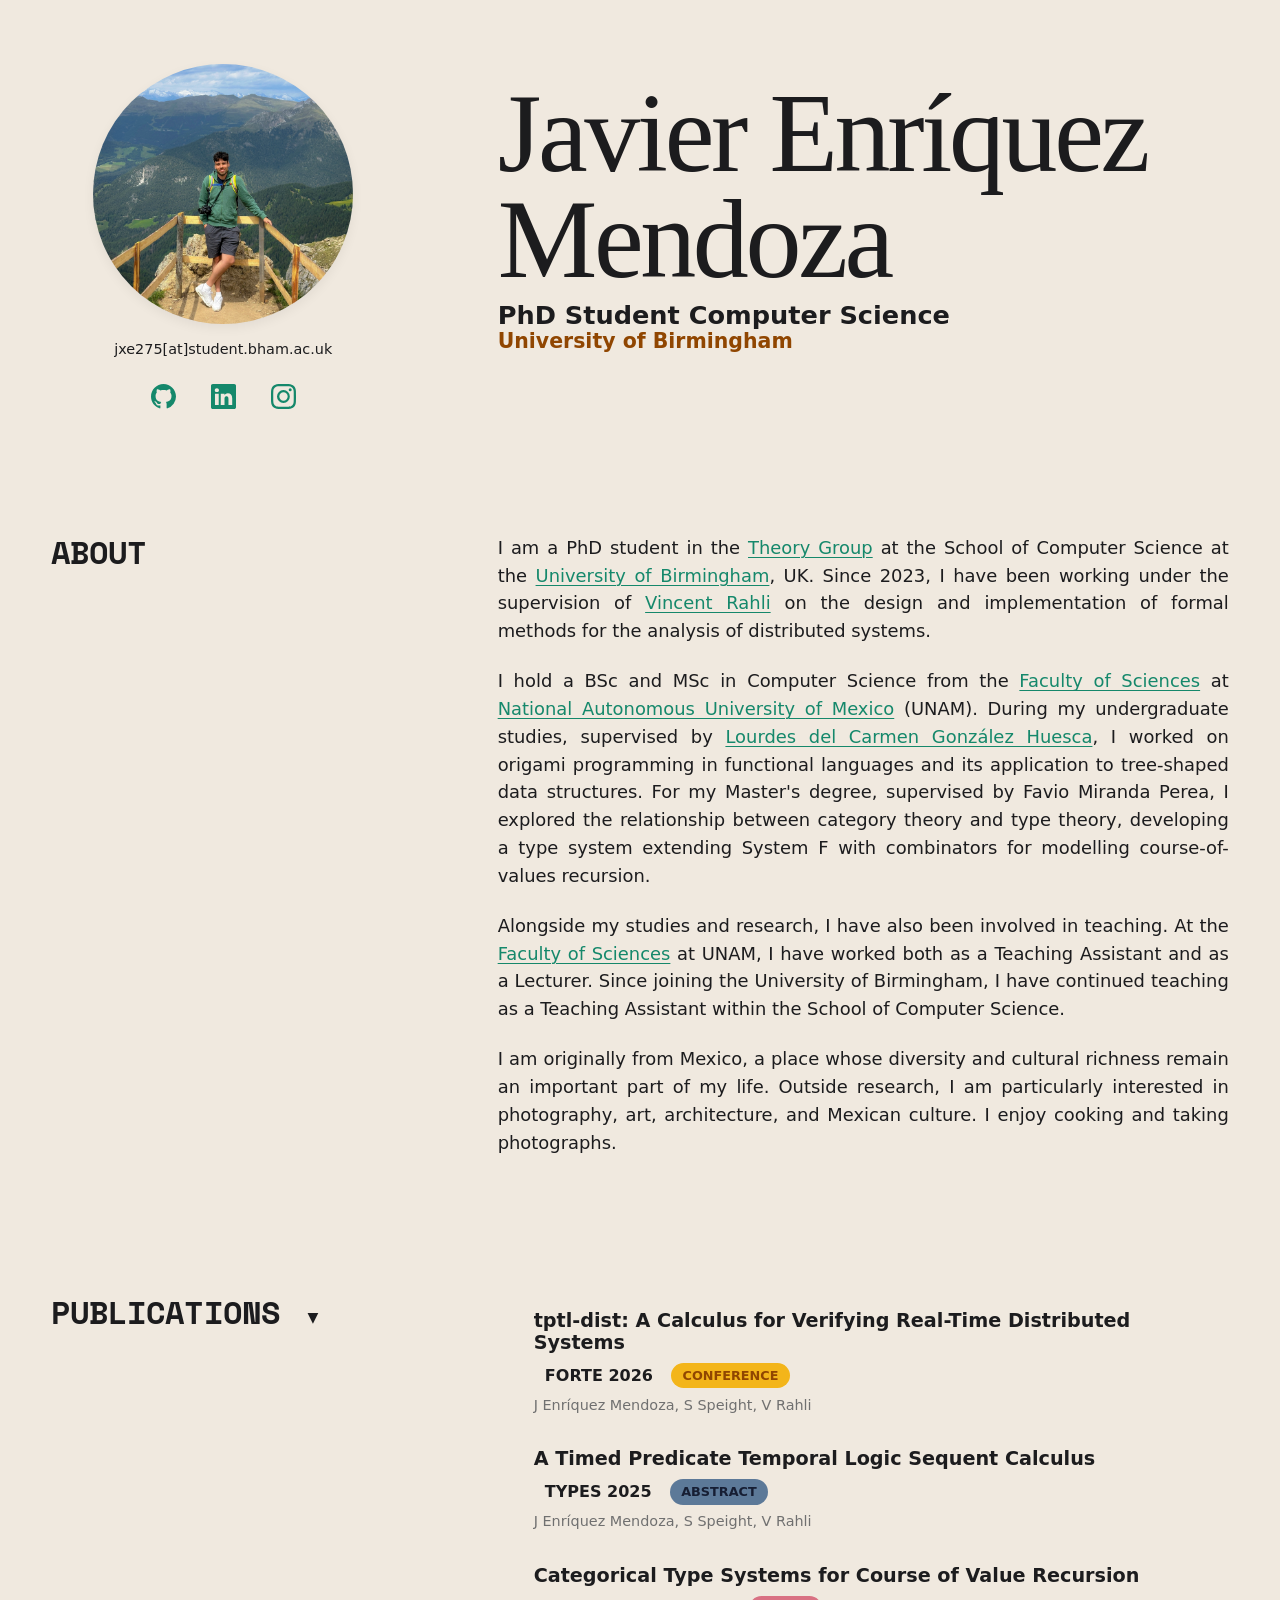
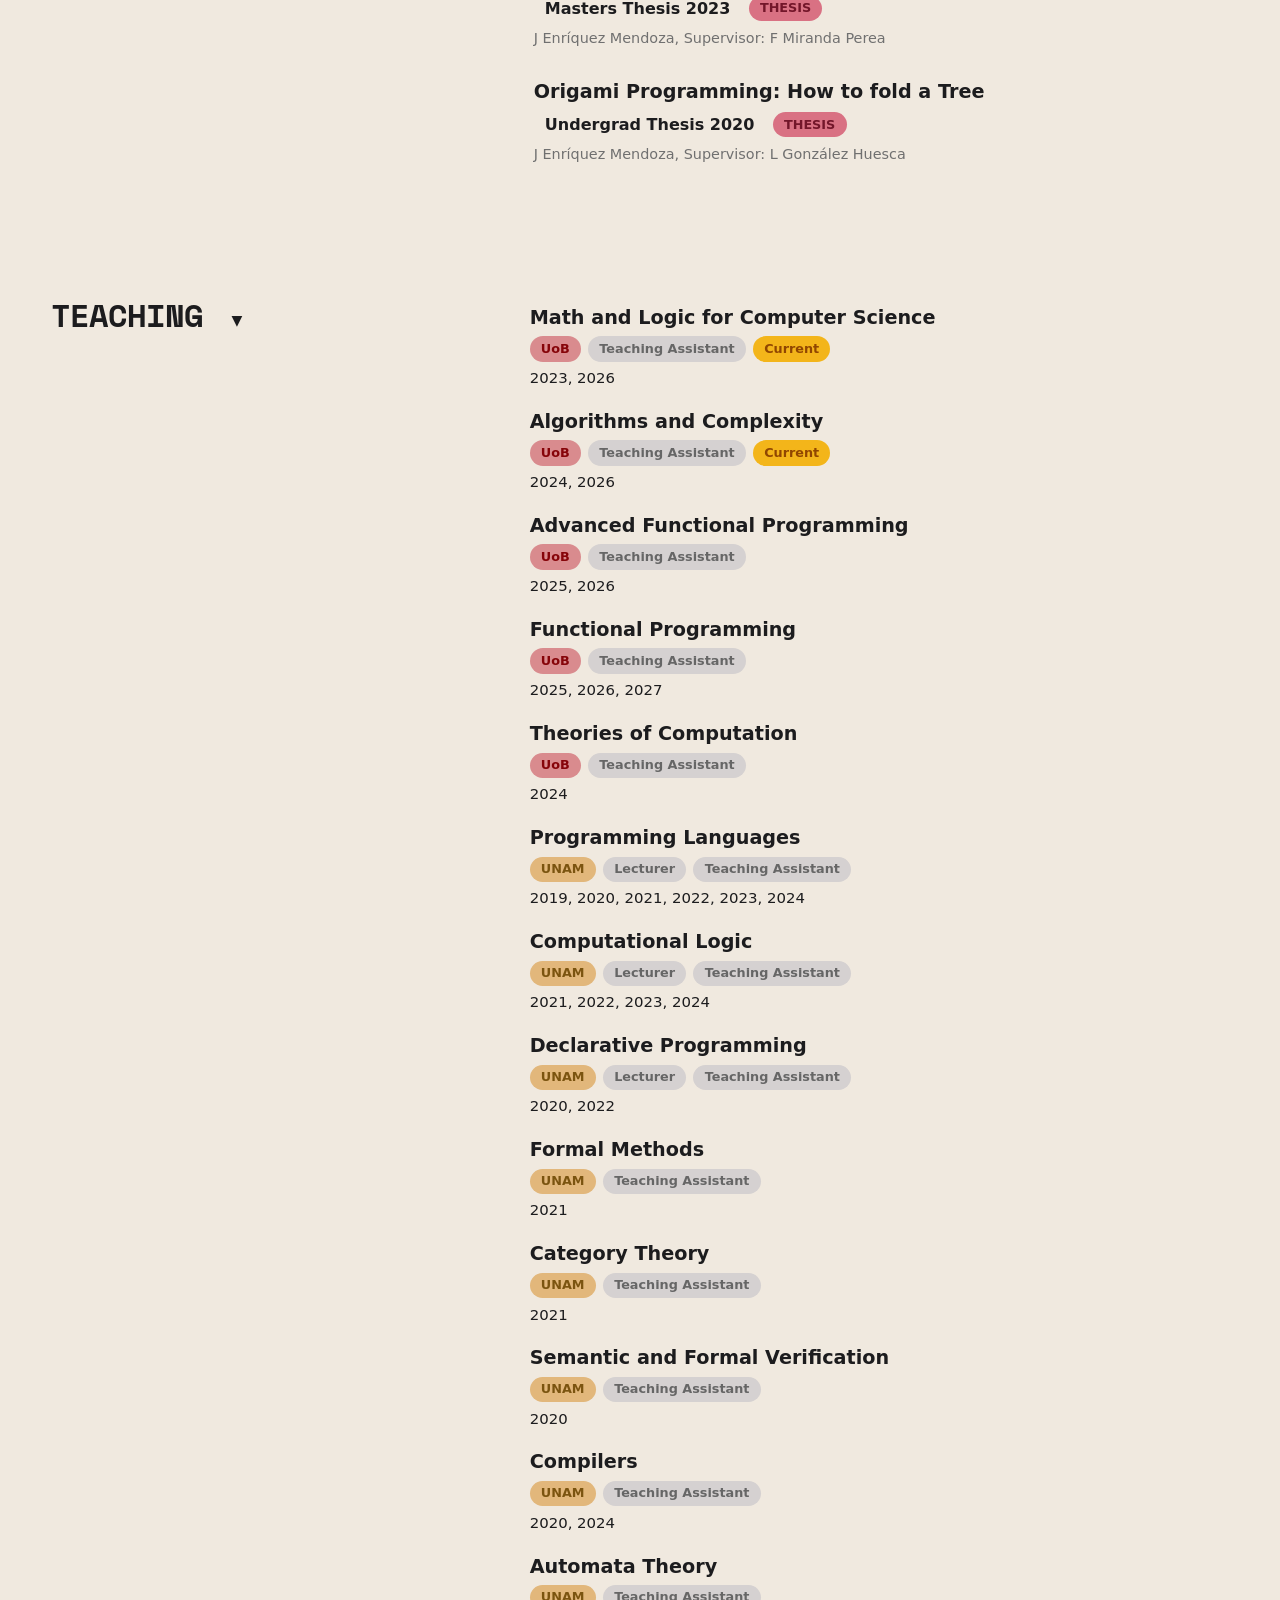
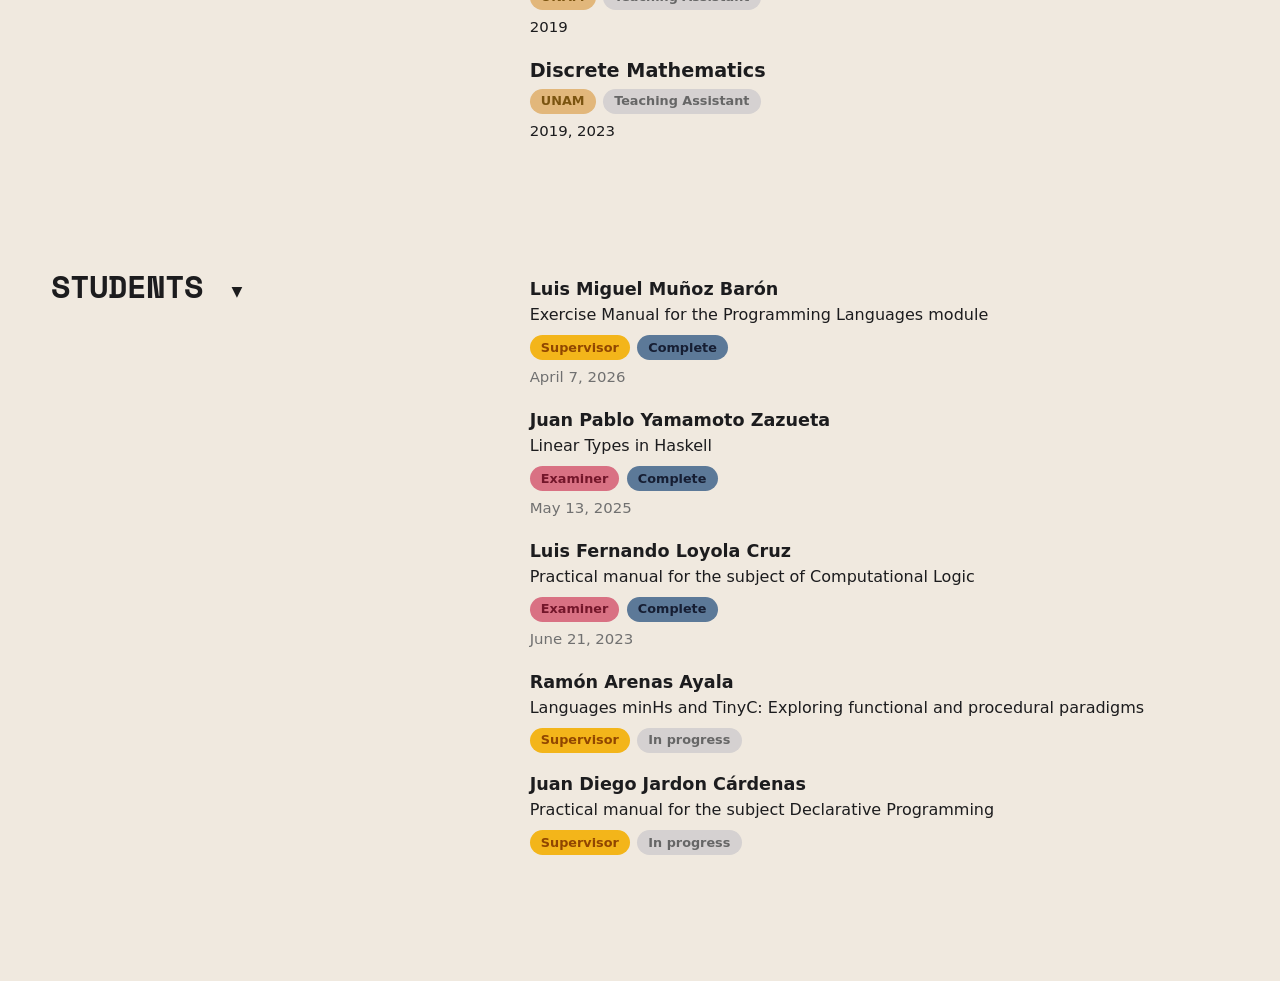
<file: index.html>
<!DOCTYPE html>
<html lang="en">
<head>
    <meta charset="UTF-8">
    <meta http-equiv="X-UA-Compatible" content="IE=edge">
    <meta name="viewport" content="width=device-width, initial-scale=1">
    <meta name="description" content="Javier Enríquez Mendoza — PhD student in Computer Science at the University of Birmingham.">
    <meta name="theme-color" content="#f0e9df">
    <link rel="stylesheet" href="css/styles.css">
    <link rel="preconnect" href="https://fonts.googleapis.com">
    <link rel="preconnect" href="https://fonts.gstatic.com" crossorigin>
    <link href="https://fonts.googleapis.com/css2?family=Space+Mono:ital,wght@0,400;0,700;1,400;1,700&display=swap" rel="stylesheet">
    <!-- <script src="js/uikit-icons.js"></script> -->

    <title>Javier Enriquez</title>
</head>
<body>
    <div class="content">
        <!-- Contact -->
        <div class="container">
            <div class="left">
                <div class="profile-card">
                    <img class="profile-img" src="img/me.jpg" alt="Javier Enríquez Mendoza" width="260" height="260" loading="eager" fetchpriority="high">
                    <a class="email" href="mailto:jxe275@student.bham.ac.uk">jxe275[at]student.bham.ac.uk</a>
                    <div class="social-links">
                        <!-- Emial icon Linked to Sentdemail 
                        <a href="https://github.com/jaeem006" target="_blank" rel="noopener noreferrer" aria-label="Email">
                           <img src="img/email-c.svg" alt="GitHub" width="25" height="25">
                        </a> -->

                        <!-- GitHub Logo Linked to Profile -->
                        <a href="https://github.com/jaeem006" target="_blank" rel="noopener noreferrer" aria-label="GitHub Profile">
                           <img src="img/github-c.svg" alt="GitHub" width="25" height="25">
                        </a>

                        <!-- LinkedIn Logo Linked to Profile -->
                        <a href="https://www.linkedin.com/in/jaeem006/" target="_blank" rel="noopener noreferrer" aria-label="LinkedIn Profile">
                           <img src="img/linkedin-c.svg" alt="LinkedIn" width="25" height="25">
                        </a>

                        <!-- Instagram Logo Linked to Profile -->
                        <a href="https://instagram.com/tasvier_" target="_blank" rel="noopener noreferrer" aria-label="LinkedIn Profile">
                           <img src="img/instagram-c.svg" alt="LinkedIn" width="25" height="25">
                        </a>
                    </div>
                </div>
            </div>
            <div class="right about-section"> 
                <h1 class="name">Javier Enríquez Mendoza</h1>
                <h2>PhD Student Computer Science</h2>
                <h3>University of Birmingham</h3>
            </div>
        </div>

        <!-- About -->
        <div class="container">
            <div class="left">
                <h3>ABOUT</h3>
            </div>
            <div class="right">
                <p class="about">I am a PhD student in the <a href="https://www.birmingham.ac.uk/research/centres-institutes/research-in-computer-science/theory-of-computation" target="_blank" rel="noopener noreferrer">Theory Group</a> at the School of Computer Science at the <a href="https://www.birmingham.ac.uk/" target="_blank" rel="noopener noreferrer">University of Birmingham</a>, UK. Since 2023, I have been working under the supervision of <a href="https://vrahli.github.io/index.html" target="_blank" rel="noopener noreferrer">Vincent Rahli</a> on the design and implementation of formal methods for the analysis of distributed systems.</p>

                <p class="about">I hold a BSc and MSc in Computer Science from the <a href="https://www.fciencias.unam.mx/" target="_blank" rel="noopener noreferrer">Faculty of Sciences</a> at <a href="https://www.unam.mx/" target="_blank" rel="noopener noreferrer">National Autonomous University of Mexico</a> (UNAM). During my undergraduate studies, supervised by <a href="https://louglzhuesca.github.io/" target="_blank" rel="noopener noreferrer">Lourdes del Carmen González Huesca</a>, I worked on origami programming in functional languages and its application to tree-shaped data structures. For my Master's degree, supervised by Favio Miranda Perea, I explored the relationship between category theory and type theory, developing a type system extending System F with combinators for modelling course-of-values recursion.</p>

                <p class="about">Alongside my studies and research, I have also been involved in teaching. At the <a href="https://www.fciencias.unam.mx/directorio/81738" target="_blank" rel="noopener noreferrer">Faculty of Sciences</a> at UNAM, I have worked both as a Teaching Assistant and as a Lecturer. Since joining the University of Birmingham, I have continued teaching as a Teaching Assistant within the School of Computer Science.</p>

                <p class="about">I am originally from Mexico, a place whose diversity and cultural richness remain an important part of my life. Outside research, I am particularly interested in photography, art, architecture, and Mexican culture. I enjoy cooking and taking photographs.</p>
            </div>
            
        </div>

        <!-- Publications -->
        <div class="container">
            <div class="left">
                <h3>PUBLICATIONS</h3>
                <button class="toggle-btn" type="button" aria-label="Toggle section" aria-expanded="true" aria-controls="publications-content">
                    <span class="arrow">&#9662;</span>
                </button>
            </div>
            <div id="publications-content" class="right collapsible-content">
                <div class="collapsible-inner">
                    <a class="item link-publicacion" href="https://pure-oai.bham.ac.uk/ws/portalfiles/portal/299354094/tptl-calc-forte.pdf" target="_blank" rel="noopener noreferrer" >
                        <h3>tptl-dist: A Calculus for Verifying Real-Time Distributed Systems</h3>
                        <div class="tags">
                            <p class="publication-venue">FORTE 2026</p> 
                            <p class="tag conference-tag">CONFERENCE</p>
                        </div>
                        <p class="authors">J Enríquez Mendoza, S Speight, V Rahli</p>
                    </a>
                    <a class="item link-publicacion" href="https://msp.cis.strath.ac.uk/types2025/abstracts/TYPES2025_paper44.pdf" target="_blank" rel="noopener noreferrer" >
                        <h3>A Timed Predicate Temporal Logic Sequent Calculus</h3>
                        <div class="tags">
                            <p class="publication-venue">TYPES 2025</p> 
                            <p class="tag abstract-tag">ABSTRACT</p> 
                        </div>
                        <p class="authors">J Enríquez Mendoza, S Speight, V Rahli</p>
                    </a>
                    <a class="item link-publicacion" href="https://tesiunamdocumentos.dgb.unam.mx/ptd2023/enero/0834892/Index.html" target="_blank" rel="noopener noreferrer" >
                        <h3>Categorical Type Systems for Course of Value Recursion</h3>
                        <div class="tags">
                            <p class="publication-venue">Masters Thesis 2023</p>
                            <p class="tag thesis-tag">THESIS</p>
                        </div>
                        <p class="authors">J Enríquez Mendoza, Supervisor: F Miranda Perea</p>
                    </a>
                    <a class="item link-publicacion" href="https://tesiunamdocumentos.dgb.unam.mx/ptd2020/septiembre/0803414/Index.html" target="_blank" rel="noopener noreferrer" >
                        <h3>Origami Programming: How to fold a Tree</h3>
                        <div class="tags">
                            <p class="publication-venue">Undergrad Thesis 2020</p>
                            <p class="tag thesis-tag">THESIS</p>    
                        </div>
                        <p class="authors">J Enríquez Mendoza, Supervisor: L González Huesca</p>
                    </a>
                </div>
            </div>     
        </div>

        <!-- Talks -->
        <!-- <div class="container">
            <div class="left">
                <h3>TALKS</h3>
                <button class="toggle-btn" type="button" aria-label="Toggle section" aria-expanded="true">
                    <span class="arrow">&#9662;</span>
                </button>
            </div>
            <div class="right collapsible-content">
                <div class="collapsible-inner">
                    <a class="item link-publicacion" href="https://pure-oai.bham.ac.uk/ws/portalfiles/portal/299354094/tptl-calc-forte.pdf" target="_blank" rel="noopener noreferrer" >
                        <h3>tptl-dist: A Calculus for Verifying Real-Time Distributed Systems</h3>
                        <div class="tags">
                            <p>FORTE 2026</p> 
                            <p class="tag conference-tag">CONFERENCE</p>
                        </div>
                        <p class="authors">J Enríquez Mendoza, S Speight, V Rahli</p>
                    </a>
                    <a class="item link-publicacion" href="https://msp.cis.strath.ac.uk/types2025/abstracts/TYPES2025_paper44.pdf" target="_blank" rel="noopener noreferrer" >
                        <h3>A Timed Predicate Temporal Logic Sequent Calculus</h3>
                        <div class="tags">
                            <p>TYPES 2025</p> 
                            <p class="tag talk-tag">TALK</p> 
                        </div>
                        <p class="authors">J Enríquez Mendoza, S Speight, V Rahli</p>
                    </a>
                    <a class="item link-publicacion" href="https://tesiunamdocumentos.dgb.unam.mx/ptd2023/enero/0834892/Index.html" target="_blank" rel="noopener noreferrer" >
                        <h3>Categorical Type Systems for Course of Value Recursion</h3>
                        <div class="tags">
                            <p>Masters Thesis 2023</p>
                            <p class="tag thesis-tag">THESIS</p>
                        </div>
                        <p class="authors">J Enríquez Mendoza, Supervisor: F Miranda Perea</p>
                    </a>
                    <a class="item link-publicacion" href="https://tesiunamdocumentos.dgb.unam.mx/ptd2020/septiembre/0803414/Index.html" target="_blank" rel="noopener noreferrer" >
                        <h3>Origami Programming: How to fold a Tree</h3>
                        <div class="tags">
                            <p>Undergrad Thesis 2020</p>
                            <p class="tag thesis-tag">THESIS</p>    
                        </div>
                        <p class="authors">J Enríquez Mendoza, Supervisor: L González Huesca</p>
                    </a>
                </div>
            </div>     
        </div>
        -->
        <!-- Teaching -->
        <div class="container">
            <div class="left">
                <h3>TEACHING</h3>
                <button class="toggle-btn" type="button" aria-label="Toggle section" aria-expanded="true" aria-controls="teaching-content">
                    <span class="arrow">&#9662;</span>
                </button>
            </div>
            <div id="teaching-content" class="right collapsible-content">
                <div class="collapsible-inner">
                    <article class="item teach-item">
                        <h3>Math and Logic for Computer Science</h3>
                        <div class="tags">
                            <p class="tag uob">UoB</p>
                            <p class="tag def-tag">Teaching Assistant</p>
                            <p class="tag conference-tag">Current</p>
                        </div>
                        <p class="years">2023, 2026 </p>
                    </article>
                    <article class="item teach-item">
                        <h3>Algorithms and Complexity</h3>
                        <div class="tags">
                            <p class="tag uob">UoB</p>
                            <p class="tag def-tag">Teaching Assistant</p>
                            <p class="tag conference-tag">Current</p> 
                        </div>
                        <p class="years">2024, 2026</p>
                    </article>
                    <article class="item teach-item">
                        <h3>Advanced Functional Programming</h3>
                        <div class="tags">
                            <p class="tag uob">UoB</p>
                            <p class="tag def-tag">Teaching Assistant</p>
                        </div>
                        <p class="years">2025, 2026</p>
                    </article>
                    <article class="item teach-item">
                        <h3>Functional Programming</h3>
                        <div class="tags">
                            <p class="tag uob">UoB</p>
                            <p class="tag def-tag">Teaching Assistant</p>
                        </div>
                        <p class="years">2025, 2026, 2027</p>
                    </article>
                    <article class="item teach-item">
                        <h3>Theories of Computation</h3>
                        <div class="tags">
                            <p class="tag uob">UoB</p>
                            <p class="tag def-tag">Teaching Assistant</p>
                        </div>
                        <p class="years">2024</p>
                    </article>
                    <article class="item teach-item">
                        <h3>Programming Languages</h3>
                        <div class="tags">
                            <p class="tag unam">UNAM</p>
                            <p class="tag def-tag">Lecturer</p>
                            <p class="tag def-tag">Teaching Assistant</p>
                        </div>
                        <p class="years">2019, 2020, 2021, 2022, 2023, 2024</p>
                    </article>
                    <article class="item teach-item">
                        <h3>Computational Logic</h3>
                        <div class="tags">
                            <p class="tag unam">UNAM</p>
                            <p class="tag def-tag">Lecturer</p>
                            <p class="tag def-tag">Teaching Assistant</p>
                        </div>
                        <p class="years">2021, 2022, 2023, 2024</p>
                    </article>
                    <article class="item teach-item">
                        <h3>Declarative Programming</h3>
                        <div class="tags">
                            <p class="tag unam">UNAM</p>
                            <p class="tag def-tag">Lecturer</p>
                            <p class="tag def-tag">Teaching Assistant</p>
                        </div>
                        <p class="years">2020, 2022</p>
                    </article>
                    <article class="item teach-item">
                        <h3>Formal Methods</h3>
                        <div class="tags">
                            <p class="tag unam">UNAM</p>
                            <p class="tag def-tag">Teaching Assistant</p>
                        </div>
                        <p class="years">2021</p>
                    </article>
                    <article class="item teach-item">
                        <h3>Category Theory</h3>
                        <div class="tags">
                            <p class="tag unam">UNAM</p>
                            <p class="tag def-tag">Teaching Assistant</p>
                        </div>
                        <p class="years">2021</p>
                    </article>
                    <article class="item teach-item">
                        <h3>Semantic and Formal Verification</h3>
                        <div class="tags">
                            <p class="tag unam">UNAM</p>
                            <p class="tag def-tag">Teaching Assistant</p>
                        </div>
                        <p class="years">2020</p>
                    </article>
                    <article class="item teach-item">
                        <h3>Compilers</h3>
                        <div class="tags">
                            <p class="tag unam">UNAM</p>
                            <p class="tag def-tag">Teaching Assistant</p>
                        </div>
                        <p class="years">2020, 2024</p>
                    </article>
                    <article class="item teach-item">
                        <h3>Automata Theory</h3>
                        <div class="tags">
                            <p class="tag unam">UNAM</p>
                            <p class="tag def-tag">Teaching Assistant</p>
                        </div>
                        <p class="years">2019</p>
                    </article>
                    <article class="item teach-item">
                        <h3>Discrete Mathematics</h3>
                        <div class="tags">
                            <p class="tag unam">UNAM</p>
                            <p class="tag def-tag">Teaching Assistant</p>
                        </div>
                        <p class="years">2019, 2023</p>
                    </article>            
                </div>
            </div>    
        </div>

        <!-- Students -->
        <div class="container">
            <div class="left">
                <h3>STUDENTS</h3>
                <button class="toggle-btn" type="button" aria-label="Toggle section" aria-expanded="true" aria-controls="students-content">
                    <span class="arrow">&#9662;</span>
                </button>
            </div>
            <div id="students-content" class="right collapsible-content">
                <div class="collapsible-inner">
                    <article class="item student-item">
                        <h4>Luis Miguel Muñoz Barón</h4>
                        <p class="student-project">Exercise Manual for the Programming Languages module</p>
                        <div class="tags">
                            <p class="tag tag-supervisor">Supervisor</p>
                            <p class="tag tag-status">Complete</p>
                        </div>
                        <p class="student-date">April 7, 2026</p>
                    </article>
                    <article class="item student-item">
                        <h4>Juan Pablo Yamamoto Zazueta</h4>
                        <p class="student-project">Linear Types in Haskell</p>
                        <div class="tags">
                            <p class="tag tag-examiner">Examiner</p>
                            <p class="tag tag-status">Complete</p>
                        </div>
                        <p class="student-date">May 13, 2025</p>
                    </article> 
                    <article class="item student-item">
                        <h4>Luis Fernando Loyola Cruz</h4>
                        <p class="student-project">Practical manual for the subject of Computational Logic</p>
                        <div class="tags">
                            <p class="tag tag-examiner">Examiner</p>
                            <p class="tag tag-status">Complete</p>
                        </div>
                        <p class="student-date">June 21, 2023</p>
                    </article>
                    <article class="item student-item">
                        <h4>Ramón Arenas Ayala</h4>
                        <p class="student-project">Languages minHs and TinyC: Exploring functional and procedural paradigms</p>
                        <div class="tags">
                            <p class="tag tag-supervisor">Supervisor</p>
                            <p class="tag def-tag">In progress</p>
                        </div>
                    </article>
                    <article class="item student-item">
                        <h4>Juan Diego Jardon Cárdenas</h4>
                        <p class="student-project">Practical manual for the subject Declarative Programming </p>
                        <div class="tags">
                            <p class="tag tag-supervisor">Supervisor</p>
                            <p class="tag def-tag">In progress</p>
                        </div>
                    </article>         
                </div>
            </div>    
        </div>
    </div>

    <script src="js/index.js" defer></script>  
</body>
</html>
</file>
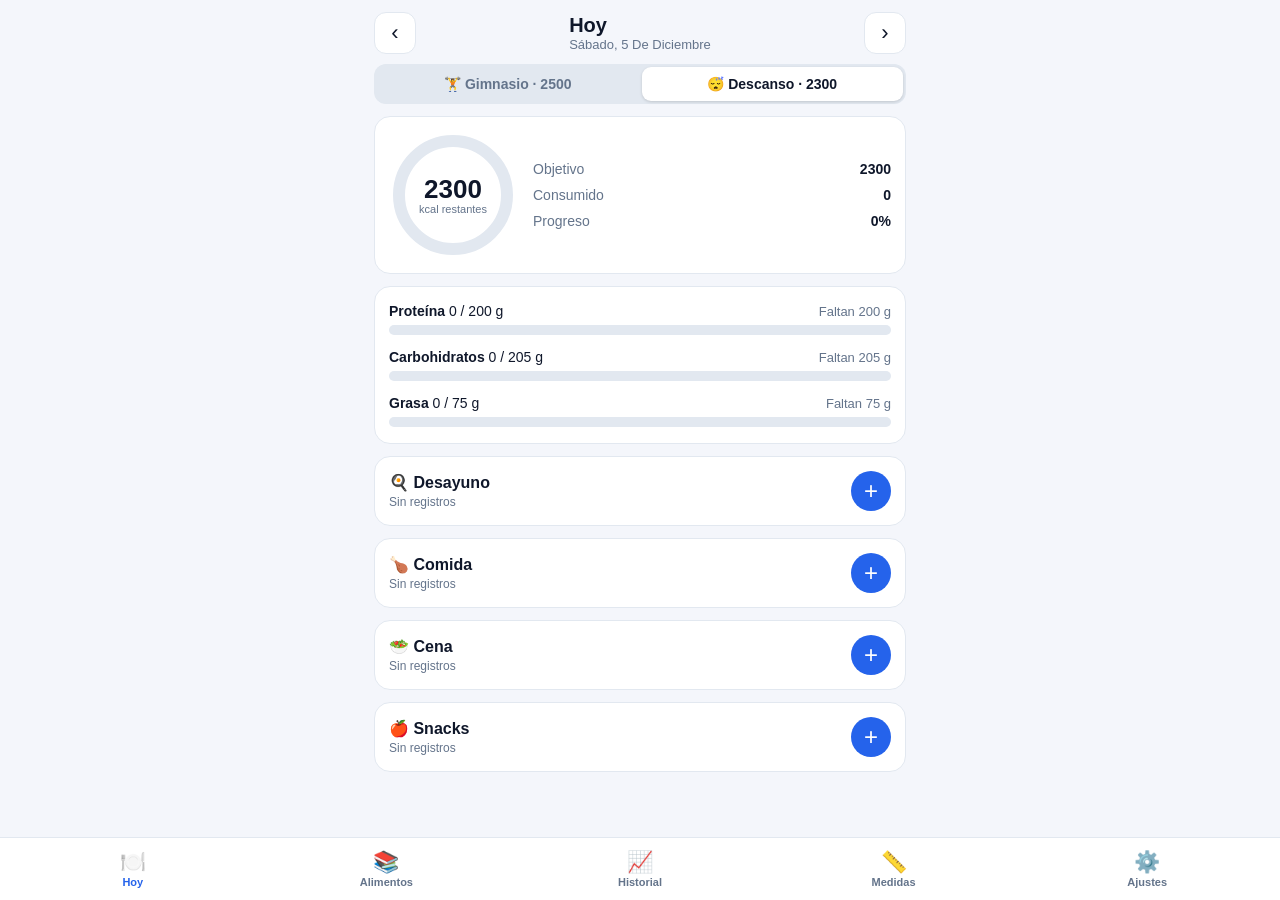
<file: macros_tracker.html>
<!DOCTYPE html>
<html lang="es">
<head>
<meta charset="UTF-8">
<meta name="viewport" content="width=device-width, initial-scale=1, viewport-fit=cover">
<meta http-equiv="Content-Security-Policy" content="default-src 'self'; script-src 'unsafe-inline'; style-src 'unsafe-inline'; img-src 'self' data: blob:; connect-src https://api.github.com https://api.nal.usda.gov https://search.openfoodfacts.org https://world.openfoodfacts.org; base-uri 'none'; form-action 'none'; object-src 'none'">
<meta name="referrer" content="no-referrer">
<meta name="theme-color" content="#2563eb">
<meta name="apple-mobile-web-app-capable" content="yes">
<meta name="mobile-web-app-capable" content="yes">
<meta name="apple-mobile-web-app-status-bar-style" content="default">
<meta name="apple-mobile-web-app-title" content="Macros">
<title>Macros · Javier</title>
<style>
:root{--bg:#f4f6fb;--card:#fff;--text:#0f172a;--muted:#64748b;--line:#e2e8f0;--accent:#2563eb;--p:#ef4444;--c:#f59e0b;--f:#8b5cf6;--k:#10b981;--danger:#dc2626;--r:16px}
@media (prefers-color-scheme:dark){:root{--bg:#0b1120;--card:#151e31;--text:#e2e8f0;--muted:#94a3b8;--line:#26334d;--accent:#3b82f6}}
*{box-sizing:border-box;-webkit-tap-highlight-color:transparent}
html,body{margin:0;background:var(--bg);color:var(--text);font-family:-apple-system,BlinkMacSystemFont,"Segoe UI",Roboto,Helvetica,Arial,sans-serif;font-variant-numeric:tabular-nums}
body{padding-bottom:calc(80px + env(safe-area-inset-bottom))}
body.lock{overflow:hidden}
button{font-family:inherit;cursor:pointer}
.wrap{max-width:560px;margin:0 auto;padding:calc(10px + env(safe-area-inset-top)) 14px 12px}
h2.ttl{font-size:22px;margin:6px 0 12px}
.datebar{display:flex;align-items:center;justify-content:space-between;gap:8px;margin:2px 0 10px}
.dt{text-align:center;display:flex;flex-direction:column;background:none;border:0;color:var(--text)}
.dt b{font-size:20px}.dt span{font-size:13px;color:var(--muted);text-transform:capitalize}
.icon{width:42px;height:42px;flex:none;border-radius:12px;border:1px solid var(--line);background:var(--card);color:var(--text);font-size:22px;display:grid;place-items:center;padding:0}
.icon.sm{width:34px;height:34px;font-size:15px;border-radius:10px}
.seg{display:flex;background:var(--line);border-radius:12px;padding:3px;gap:3px;margin-bottom:12px}
.seg button{flex:1;border:0;background:transparent;color:var(--muted);padding:9px 4px;border-radius:9px;font-weight:600;font-size:14px}
.seg button.on{background:var(--card);color:var(--text);box-shadow:0 1px 3px rgba(0,0,0,.15)}
.card{background:var(--card);border-radius:var(--r);padding:14px;margin-bottom:12px;border:1px solid var(--line)}
.summary{display:flex;align-items:center;gap:16px}
.ring{position:relative;width:128px;height:128px;flex:none}
.ring svg{transform:rotate(-90deg);display:block}
.ring circle{transition:stroke-dashoffset .4s}
.ringtxt{position:absolute;inset:0;display:flex;flex-direction:column;align-items:center;justify-content:center;text-align:center}
.ringtxt b{font-size:26px;line-height:1.1}.ringtxt span{font-size:11px;color:var(--muted);max-width:80px}
.kinfo{flex:1;display:grid;gap:10px}
.kinfo div{display:flex;justify-content:space-between;font-size:14px}.kinfo span{color:var(--muted)}
.bar{margin:2px 0 14px}.bar:last-child{margin-bottom:2px}
.bar .top{display:flex;justify-content:space-between;align-items:baseline;font-size:14px;margin-bottom:6px;gap:8px}
.bar .top em{font-style:normal;color:var(--muted);font-size:13px;white-space:nowrap}
.track{height:10px;background:var(--line);border-radius:6px;overflow:hidden}
.fill{height:100%;border-radius:6px;transition:width .4s}
.over{color:var(--danger)!important}.ok{color:var(--k)!important}
.mh{display:flex;justify-content:space-between;align-items:center;gap:8px}
.mh small{display:block;color:var(--muted);font-size:12px;margin-top:3px}
.mh-a{display:flex;gap:8px;align-items:center}
.add{width:40px;height:40px;border-radius:50%;border:0;background:var(--accent);color:#fff;font-size:24px;line-height:1;padding:0}
.entry,.row{display:flex;justify-content:space-between;align-items:center;gap:10px;padding:11px 2px;border-top:1px solid var(--line);cursor:pointer}
.meal .entry:first-of-type{margin-top:10px}
.list .row:first-child{border-top:0}
.en{font-weight:600;font-size:15px}.es{font-size:12px;color:var(--muted);margin-top:2px}
.ek{text-align:right;font-weight:700;white-space:nowrap}.ek small{display:block;font-weight:400;font-size:11px;color:var(--muted)}
.chev{color:var(--muted);font-size:20px}
.nav{position:fixed;bottom:0;left:0;right:0;background:var(--card);border-top:1px solid var(--line);display:flex;justify-content:space-around;padding:6px 6px calc(6px + env(safe-area-inset-bottom));z-index:10}
.nav button{flex:1;max-width:140px;border:0;background:none;color:var(--muted);display:flex;flex-direction:column;align-items:center;gap:2px;font-size:11px;padding:6px 0;font-weight:600}
.nav button i{font-style:normal;font-size:21px}
.nav button.on{color:var(--accent)}
.overlay{position:fixed;inset:0;background:rgba(0,0,0,.45);z-index:50;display:flex;align-items:flex-end;justify-content:center;opacity:0;transition:opacity .2s}
.overlay.show{opacity:1}
.sheet{background:var(--card);width:100%;max-width:560px;max-height:92vh;overflow-y:auto;-webkit-overflow-scrolling:touch;border-radius:20px 20px 0 0;padding:8px 16px calc(20px + env(safe-area-inset-bottom));transform:translateY(40px);transition:transform .2s}
.overlay.show .sheet{transform:none}
.grab{width:40px;height:5px;background:var(--line);border-radius:3px;margin:4px auto 10px}
.sh-head{display:flex;justify-content:space-between;align-items:center;gap:10px;margin-bottom:12px}.sh-head h3{margin:0;font-size:18px}
input,select{width:100%;font-size:16px;padding:12px;border-radius:12px;border:1px solid var(--line);background:var(--bg);color:var(--text);outline:none;font-family:inherit;-webkit-appearance:none;appearance:none}
input[type=checkbox]{width:20px;height:20px;padding:0;-webkit-appearance:checkbox;appearance:auto;margin:0}
input:focus,select:focus{border-color:var(--accent)}
label.f{display:block;font-size:13px;color:var(--muted);margin:12px 0 5px;font-weight:600}
label.chk{display:flex;align-items:center;gap:10px;margin-top:14px;font-size:15px}
.g2{display:grid;grid-template-columns:1fr 1fr;gap:0 10px}.g4{display:grid;grid-template-columns:repeat(4,1fr);gap:0 8px}
.btn{width:100%;padding:14px;border-radius:14px;border:0;background:var(--accent);color:#fff;font-size:16px;font-weight:700;margin-top:14px}
.btn.ghost{background:transparent;color:var(--accent);border:1px solid var(--line)}
.btn.danger{background:transparent;color:var(--danger);border:1px solid var(--line);margin-top:10px}
.chips{display:flex;flex-wrap:wrap;gap:8px;margin-top:10px}
.chip{border:1px solid var(--line);background:var(--bg);color:var(--text);padding:8px 13px;border-radius:999px;font-size:14px}
.chip.on{background:var(--accent);color:#fff;border-color:var(--accent)}
.preview{display:grid;grid-template-columns:repeat(4,1fr);gap:8px;margin-top:14px;text-align:center}
.preview div{background:var(--bg);border-radius:12px;padding:10px 2px}.preview b{display:block;font-size:18px}.preview span{font-size:11px;color:var(--muted)}
.qtyrow{display:flex;align-items:center;gap:10px}.qtyrow input{font-size:24px;font-weight:700;text-align:center}.qtyrow span{color:var(--muted);min-width:80px}
.newbtn{width:100%;padding:12px;border:1.5px dashed var(--accent);color:var(--accent);background:transparent;border-radius:12px;font-weight:600;font-size:15px;margin:2px 0 10px}
.empty{text-align:center;color:var(--muted);padding:22px 10px;font-size:14px;line-height:1.5}
.toast{position:fixed;left:50%;bottom:calc(86px + env(safe-area-inset-bottom));transform:translate(-50%,20px);background:#0f172a;color:#fff;padding:12px 16px;border-radius:12px;font-size:14px;opacity:0;pointer-events:none;transition:.25s;z-index:100;display:flex;gap:14px;align-items:center;max-width:92vw;box-shadow:0 6px 20px rgba(0,0,0,.25)}
.toast.show{opacity:1;transform:translate(-50%,0);pointer-events:auto}
.toast button{background:none;border:0;color:#60a5fa;font-weight:700;font-size:14px;padding:0}
.menu button{display:block;width:100%;text-align:left;padding:15px 4px;border:0;border-top:1px solid var(--line);background:none;color:var(--text);font-size:16px}
.menu button:first-child{border-top:0}
.hrow{display:grid;grid-template-columns:92px 1fr auto;gap:10px;align-items:center;padding:10px 2px;border-top:1px solid var(--line);cursor:pointer}
.hrow:first-child{border-top:0}
.hrow .d{font-size:13px;text-transform:capitalize}.hrow .d small{display:block;color:var(--muted)}
.hrow .v{font-size:12px;text-align:right;color:var(--muted);white-space:nowrap}.hrow .v b{color:var(--text);font-size:13px}
.copy{width:100%;padding:12px;border-radius:12px;border:1px solid var(--line);background:var(--card);color:var(--accent);font-weight:600;font-size:15px;margin-bottom:12px}
.hint{font-size:12px;color:var(--muted);margin-top:6px;line-height:1.4}
.sec{font-weight:700;font-size:15px;margin:2px 0 4px}
.chips.scroll{flex-wrap:nowrap;overflow-x:auto;padding-bottom:4px;margin:6px 0 8px;scrollbar-width:none;-webkit-overflow-scrolling:touch}
.chips.scroll::-webkit-scrollbar{display:none}
.chips.scroll .chip{white-space:nowrap;flex:none}
.chart svg{width:100%;height:auto;display:block}
.cmp{display:grid;grid-template-columns:112px 1fr 66px;gap:10px;align-items:center;padding:8px 0;font-size:13px;cursor:pointer;border-top:1px solid var(--line)}
.seg + .cmp{border-top:0}
.cmp .cv{text-align:right;font-weight:700;white-space:nowrap}.cmp .cv small{display:block;font-weight:400;font-size:11px;color:var(--muted)}
.dtrack{position:relative;height:12px;background:var(--line);border-radius:6px}
.dtrack::after{content:'';position:absolute;left:50%;top:-3px;bottom:-3px;width:2px;background:var(--muted);transform:translateX(-1px)}
.dfill{position:absolute;top:0;bottom:0;border-radius:6px;transition:width .4s,left .4s}
details.how summary{cursor:pointer;padding:2px 0;font-weight:700;font-size:15px}
details.how p{font-size:13px;line-height:1.45;margin:8px 0}
details.how.inl{margin-top:14px;background:var(--bg);border-radius:12px;padding:10px 12px}
input[type=date]{min-height:48px}
.nav button{position:relative}
.sdot{position:absolute;top:4px;left:calc(50% + 8px);width:9px;height:9px;border-radius:50%;background:var(--danger);display:none}
.nav.serr .sdot{display:block}
.sync-st{font-size:14px;margin:10px 0 2px;padding:10px 12px;border-radius:12px;background:var(--bg);line-height:1.4}
.btn:disabled{opacity:.6}
.olist{max-height:320px;overflow-y:auto;-webkit-overflow-scrolling:touch;border:1px solid var(--line);border-radius:12px;padding:0 12px 4px;margin-top:8px;background:var(--bg)}
.osec{display:flex;justify-content:space-between;align-items:baseline;gap:8px;font-size:12px;font-weight:700;color:var(--muted);text-transform:uppercase;letter-spacing:.03em;margin:12px 0 2px}
.osec small{text-transform:none;font-weight:400;letter-spacing:0;text-align:right}
.ostat{font-size:13px;color:var(--muted);padding:8px 2px}
.orow{display:flex;justify-content:space-between;align-items:center;gap:10px;padding:10px 0;border-top:1px solid var(--line);cursor:pointer}
.osec + .orow{border-top:0}
.orow .en{font-size:14px}
.orow .use{color:var(--accent);font-weight:700;font-size:13px;white-space:nowrap}
.osel{margin-top:8px;padding:10px 12px;border-radius:12px;background:var(--bg);border:1px solid var(--k);font-size:13px;line-height:1.4}
.lnk{background:none;border:0;color:var(--accent);font-weight:600;font-size:13px;padding:8px 0 0}
.lb{font-weight:400}
.spin{display:inline-block;width:12px;height:12px;border:2px solid var(--line);border-top-color:var(--accent);border-radius:50%;animation:sp .7s linear infinite;vertical-align:-2px;margin-right:6px}
@keyframes sp{to{transform:rotate(360deg)}}
@media (max-width:360px){.cmp{grid-template-columns:92px 1fr 58px}}
@media (max-width:360px){.ring{width:108px;height:108px}.ring svg{width:108px;height:108px}.ringtxt b{font-size:22px}.summary{gap:12px}}
</style>
</head>
<body>
<main class="wrap" id="main"></main>
<nav class="nav">
  <button data-tab="hoy"><i>🍽️</i>Hoy</button>
  <button data-tab="alimentos"><i>📚</i>Alimentos</button>
  <button data-tab="historial"><i>📈</i>Historial</button>
  <button data-tab="medidas"><i>📏</i>Medidas</button>
  <button data-tab="ajustes"><i>⚙️</i>Ajustes<b class="sdot"></b></button>
</nav>
<div class="toast" id="toast"></div>

<script>
/* ---------- Constantes y datos base ---------- */
const KEY = 'macrotrack_javier_v1';
const MEALS = [['desayuno','Desayuno','🍳'],['comida','Comida','🍗'],['cena','Cena','🥗'],['snacks','Snacks','🍎']];
const UNITS = {g:'g', ml:'ml', unidad:'unidad', porcion:'porción', cda:'cucharada'};
// [nombre, unidad, cantidad de referencia, kcal, proteína, carbohidratos, grasa] — valores aproximados, editables
const DEFAULT_FOODS = [
  ['Pechuga de pollo (cocida)','g',100,165,31,0,3.6],
  ['Pechuga de pavo (cocida)','g',100,147,30,0,2.1],
  ['Carne de res magra 90/10 (cocida)','g',100,217,26,0,12],
  ['Salmón (cocido)','g',100,206,22,0,12],
  ['Atún en agua (escurrido)','g',100,116,26,0,0.8],
  ['Pescado blanco / tilapia (cocido)','g',100,128,26,0,2.7],
  ['Huevo entero','unidad',1,72,6.3,0.4,4.8],
  ['Claras de huevo','g',100,52,10.9,0.7,0.2],
  ['Yogur griego natural 0%','g',100,59,10.3,3.6,0.4],
  ['Queso cottage','g',100,98,11,3.4,4.3],
  ['Leche descremada','ml',100,34,3.4,5,0.1],
  ['Proteína whey (scoop 30 g)','porcion',1,120,24,3,1.5],
  ['Caseína (scoop 33 g)','porcion',1,120,24,4,1],
  ['Colágeno (10 g)','porcion',1,36,9,0,0],
  ['Avena en hojuelas','g',100,379,13.2,67.7,6.5],
  ['Arroz blanco (cocido)','g',100,130,2.7,28,0.3],
  ['Arroz integral (cocido)','g',100,123,2.7,25.6,1],
  ['Papa (cocida)','g',100,87,1.9,20,0.1],
  ['Camote (cocido)','g',100,90,2,20.7,0.2],
  ['Frijoles negros (cocidos)','g',100,132,8.9,23.7,0.5],
  ['Lentejas (cocidas)','g',100,116,9,20,0.4],
  ['Pasta (cocida)','g',100,158,5.8,31,0.9],
  ['Pan integral (rebanada)','unidad',1,80,4,14,1],
  ['Tortilla de maíz','unidad',1,57,1.5,12,0.7],
  ['Plátano mediano','unidad',1,105,1.3,27,0.4],
  ['Manzana mediana','unidad',1,95,0.5,25,0.3],
  ['Arándanos','g',100,57,0.7,14.5,0.3],
  ['Brócoli (cocido)','g',100,35,2.4,7.2,0.4],
  ['Ensalada verde mixta','g',100,20,1.5,3.5,0.2],
  ['Aguacate','g',100,160,2,8.5,14.7],
  ['Aceite de oliva','cda',1,119,0,0,13.5],
  ['Almendras','g',100,579,21,22,50],
  ['Crema de cacahuate','cda',1,94,3.6,3.5,8.1]
];

// [clave, nombre, dirección deseada (down = bajar, up = subir, neutral), cómo medir]
const MEASURES = [
  ['cintura','Cintura (ombligo)','down','A la altura del ombligo, abdomen relajado, al final de una exhalación normal. Es tu medida más importante.'],
  ['flancos','Cintura baja / flancos','down','Justo por encima de los huesos de la cadera (cresta ilíaca), pasando por los “michelines” y la espalda baja.'],
  ['gluteos','Glúteos / cadera','neutral','En la parte más ancha de los glúteos, pies juntos y glúteos relajados.'],
  ['pecho','Pecho','up','A la altura de los pezones, por debajo de las axilas, brazos relajados y tras exhalar.'],
  ['hombros','Hombros','up','Alrededor de la parte más ancha de los hombros (deltoides), brazos a los lados.'],
  ['cuello','Cuello','neutral','Justo por debajo de la nuez, con la cinta horizontal.'],
  ['brazoD','Brazo derecho','up','Parte más ancha del bíceps. Elige relajado o flexionado y hazlo siempre igual.'],
  ['brazoI','Brazo izquierdo','up','Igual que el derecho, en la misma posición.'],
  ['antebrazo','Antebrazo','up','Parte más ancha, brazo estirado y mano abierta.'],
  ['musloD','Muslo derecho','neutral','A media distancia entre la cadera y la rodilla, de pie con el peso repartido.'],
  ['musloI','Muslo izquierdo','neutral','Igual que el derecho, a la misma altura.'],
  ['pantorrilla','Pantorrilla','up','Parte más ancha, de pie con el peso repartido.']
];

/* ---------- Utilidades ---------- */
const uid = () => Date.now().toString(36) + Math.random().toString(36).slice(2,7);
const num = v => { const n = parseFloat(String(v ?? '').replace(',', '.')); return isFinite(n) ? n : 0; };
const r0 = n => Math.round(n);
const r1 = n => Math.round(n * 10) / 10;
const esc = s => String(s).replace(/[&<>"']/g, m => ({'&':'&amp;','<':'&lt;','>':'&gt;','"':'&quot;',"'":'&#39;'}[m]));
const norm = s => String(s).normalize('NFD').replace(/[\u0300-\u036f]/g,'').toLowerCase();
const pad = n => String(n).padStart(2,'0');
const dstr = d => d.getFullYear() + '-' + pad(d.getMonth()+1) + '-' + pad(d.getDate());
const parseD = s => { const [y,m,d] = s.split('-').map(Number); return new Date(y, m-1, d); };
const addDays = (s,n) => { const d = parseD(s); d.setDate(d.getDate()+n); return dstr(d); };
const today = () => dstr(new Date());
function unitLabel(u,q){
  if (u==='g'||u==='ml') return u;
  if (u==='unidad') return q==1 ? 'unidad' : 'unidades';
  if (u==='porcion') return q==1 ? 'porción' : 'porciones';
  if (u==='cda') return q==1 ? 'cucharada' : 'cucharadas';
  return u;
}
const fmtQty = (q,u) => r1(q) + ' ' + unitLabel(u,q);
const macrosFor = (food,q) => { const k = q / food.base; return {kcal:food.kcal*k, p:food.p*k, c:food.c*k, f:food.f*k}; };
const tot = arr => arr.reduce((a,e)=>({kcal:a.kcal+e.kcal, p:a.p+e.p, c:a.c+e.c, f:a.f+e.f}), {kcal:0,p:0,c:0,f:0});
const itemFrom = (food,q) => ({foodId:food.id, name:food.name, qty:q, unit:food.unit, ...macrosFor(food,q)});
const mealName = k => (MEALS.find(m=>m[0]===k)||[,k])[1];

/* ---------- Estado ---------- */
function defaults(){
  return {
    v:1,
    settings:{ targets:{ gym:{kcal:2500,p:200,c:255,f:75}, rest:{kcal:2300,p:200,c:205,f:75} }, restDays:[0,6], height:190 },
    foods: DEFAULT_FOODS.map(a=>({id:uid(), name:a[0], unit:a[1], base:a[2], kcal:a[3], p:a[4], c:a[5], f:a[6], fav:false, uses:0})),
    meals: [],
    days: {},
    measures: []
  };
}
function migrate(s){ s.meals = s.meals || []; s.measures = Array.isArray(s.measures) ? s.measures : []; s.settings.height = s.settings.height || 190; return s; }
function load(){ try { const s = JSON.parse(localStorage.getItem(KEY)); if (s && Array.isArray(s.foods) && s.days && s.settings) return migrate(s); } catch(e){} return defaults(); }
function saveLocal(){ try { localStorage.setItem(KEY, JSON.stringify(S)); return true; } catch(e){ toast('No se pudo guardar (almacenamiento lleno)'); return false; } }
function save(){ if (saveLocal()) syncChanged(); }
let S = load();
let cur = today();
let tab = 'hoy';
let libMode = 'foods', libQ = '';
let mSel = 'cintura', mCmp = 'first';
if (navigator.storage && navigator.storage.persist) navigator.storage.persist();

const defaultType = s => S.settings.restDays.includes(parseD(s).getDay()) ? 'rest' : 'gym';
const dayOf = s => S.days[s] || {type: defaultType(s), entries: []};
function ensureDay(s){ if (!S.days[s]) S.days[s] = dayOf(s); return S.days[s]; }

/* ---------- UI genérica ---------- */
function toast(msg, undo){
  const t = document.getElementById('toast');
  t.innerHTML = '<span>' + esc(msg) + '</span>' + (undo ? '<button>Deshacer</button>' : '');
  t.classList.add('show');
  clearTimeout(toast.tm);
  if (undo) t.querySelector('button').onclick = () => { undo(); t.classList.remove('show'); };
  toast.tm = setTimeout(()=>t.classList.remove('show'), undo ? 5000 : 2500);
}
function sheet(html, onMount, onClose){
  const ov = document.createElement('div');
  ov.className = 'overlay';
  ov.innerHTML = '<div class="sheet"><div class="grab"></div>' + html + '</div>';
  document.body.appendChild(ov);
  document.body.classList.add('lock');
  requestAnimationFrame(()=>ov.classList.add('show'));
  let closed = false;
  const close = () => {
    if (closed) return; closed = true;
    ov.classList.remove('show');
    if (onClose) onClose();
    setTimeout(()=>{
      ov.remove();
      if (!document.querySelector('.overlay')){
        document.body.classList.remove('lock');
        if (pendingPull){ pendingPull = false; sync(); }
      }
    }, 200);
  };
  ov.addEventListener('click', e => { if (e.target === ov) close(); });
  const el = ov.querySelector('.sheet');
  const x = el.querySelector('[data-x]'); if (x) x.onclick = close;
  if (onMount) onMount(el, close);
  return close;
}
const head = t => `<div class="sh-head"><h3>${t}</h3><button class="icon sm" data-x>✕</button></div>`;
const preview = m => `<div><b>${r0(m.kcal)}</b><span>kcal</span></div><div><b style="color:var(--p)">${r1(m.p)}</b><span>Proteína g</span></div><div><b style="color:var(--c)">${r1(m.c)}</b><span>Carbs g</span></div><div><b style="color:var(--f)">${r1(m.f)}</b><span>Grasa g</span></div>`;
const macroLine = m => `${r0(m.kcal)} kcal · P ${r1(m.p)} · C ${r1(m.c)} · G ${r1(m.f)}`;

/* ---------- Render principal ---------- */
function render(){
  document.querySelectorAll('.nav button').forEach(b => b.classList.toggle('on', b.dataset.tab === tab));
  const m = document.getElementById('main');
  m.onclick = null;
  if (tab==='hoy') renderHoy(m);
  else if (tab==='alimentos') renderLib(m);
  else if (tab==='historial') renderHist(m);
  else if (tab==='medidas') renderMed(m);
  else renderSet(m);
}
document.querySelector('.nav').onclick = e => {
  const b = e.target.closest('[data-tab]'); if (!b) return;
  tab = b.dataset.tab; if (tab==='hoy' && b.classList.contains('on')) cur = today();
  render(); window.scrollTo(0,0);
};

function bar(label, v, t, cls){
  const pct = t > 0 ? Math.min(v/t*100, 100) : 0, rem = t - v;
  let txt, c = '';
  if (rem > 0.5) txt = 'Faltan ' + r0(rem) + ' g';
  else if (cls==='p') { txt = '✓ Meta cumplida'; c = 'ok'; }
  else if (rem >= -0.5) { txt = '✓ Exacto'; c = 'ok'; }
  else { txt = '+' + r0(-rem) + ' g de más'; c = 'over'; }
  return `<div class="bar"><div class="top"><span><b>${label}</b> ${r0(v)} / ${t} g</span><em class="${c}">${txt}</em></div><div class="track"><div class="fill" style="width:${pct}%;background:var(--${cls})"></div></div></div>`;
}

function renderHoy(m){
  const day = dayOf(cur), T = S.settings.targets[day.type], t = tot(day.entries);
  const td = today();
  const label = cur===td ? 'Hoy' : cur===addDays(td,-1) ? 'Ayer' : cur===addDays(td,1) ? 'Mañana' : parseD(cur).toLocaleDateString('es-ES',{weekday:'long'});
  const dateTxt = parseD(cur).toLocaleDateString('es-ES',{weekday:'long', day:'numeric', month:'long'});
  const rem = T.kcal - t.kcal, R = 54, C = 2*Math.PI*R, pct = T.kcal ? Math.min(t.kcal/T.kcal,1) : 0;
  const over = rem < 0;
  const yest = dayOf(addDays(cur,-1));
  m.innerHTML = `
    <div class="datebar">
      <button class="icon" data-act="prev" aria-label="Día anterior">‹</button>
      <button class="dt" data-act="today"><b style="text-transform:capitalize">${label}</b><span>${dateTxt}</span></button>
      <button class="icon" data-act="next" aria-label="Día siguiente">›</button>
    </div>
    <div class="seg">
      <button data-act="type" data-type="gym" class="${day.type==='gym'?'on':''}">🏋️ Gimnasio · ${S.settings.targets.gym.kcal}</button>
      <button data-act="type" data-type="rest" class="${day.type==='rest'?'on':''}">😴 Descanso · ${S.settings.targets.rest.kcal}</button>
    </div>
    <div class="card summary">
      <div class="ring">
        <svg width="128" height="128" viewBox="0 0 128 128">
          <circle cx="64" cy="64" r="${R}" fill="none" stroke="var(--line)" stroke-width="12"/>
          <circle cx="64" cy="64" r="${R}" fill="none" stroke="${over?'var(--danger)':'var(--k)'}" stroke-width="12" stroke-linecap="round" stroke-dasharray="${C}" stroke-dashoffset="${C*(1-pct)}"/>
        </svg>
        <div class="ringtxt"><b class="${over?'over':''}">${r0(Math.abs(rem))}</b><span>${over?'kcal de más':'kcal restantes'}</span></div>
      </div>
      <div class="kinfo">
        <div><span>Objetivo</span><b>${T.kcal}</b></div>
        <div><span>Consumido</span><b>${r0(t.kcal)}</b></div>
        <div><span>Progreso</span><b>${T.kcal ? r0(t.kcal/T.kcal*100) : 0}%</b></div>
      </div>
    </div>
    <div class="card">${bar('Proteína',t.p,T.p,'p')}${bar('Carbohidratos',t.c,T.c,'c')}${bar('Grasa',t.f,T.f,'f')}</div>
    ${day.entries.length===0 && yest.entries.length ? `<button class="copy" data-act="copy">📋 Copiar lo que comí el día anterior (${yest.entries.length})</button>` : ''}
    ${MEALS.map(([k,l,i]) => {
      const es = day.entries.filter(e=>e.meal===k), mt = tot(es);
      return `<div class="card meal">
        <div class="mh">
          <div><b>${i} ${l}</b><small>${es.length ? macroLine(mt) : 'Sin registros'}</small></div>
          <div class="mh-a">${es.length ? `<button class="icon sm" data-act="mealmenu" data-meal="${k}" aria-label="Opciones">⋯</button>` : ''}<button class="add" data-act="add" data-meal="${k}" aria-label="Añadir">+</button></div>
        </div>
        ${es.map(e=>`<div class="entry" data-act="edit" data-id="${e.id}"><div><div class="en">${esc(e.name)}</div><div class="es">${fmtQty(e.qty,e.unit)} · P ${r1(e.p)} · C ${r1(e.c)} · G ${r1(e.f)}</div></div><div class="ek">${r0(e.kcal)}<small>kcal</small></div></div>`).join('')}
      </div>`;
    }).join('')}`;
  m.onclick = e => {
    const b = e.target.closest('[data-act]'); if (!b) return;
    const a = b.dataset.act;
    if (a==='prev'){ cur = addDays(cur,-1); render(); }
    else if (a==='next'){ cur = addDays(cur,1); render(); }
    else if (a==='today'){ if (cur!==today()){ cur = today(); render(); } }
    else if (a==='type'){ ensureDay(cur).type = b.dataset.type; save(); render(); }
    else if (a==='add') openAdd(b.dataset.meal);
    else if (a==='edit') openEntry(b.dataset.id);
    else if (a==='mealmenu') openMealMenu(b.dataset.meal);
    else if (a==='copy') copyPrev();
  };
}

function copyPrev(){
  const src = dayOf(addDays(cur,-1)).entries, d = ensureDay(cur);
  const added = src.map(e=>({...e, id:uid()}));
  d.entries.push(...added); save(); render();
  toast('Copiado del día anterior', ()=>{ const ids = new Set(added.map(x=>x.id)); d.entries = d.entries.filter(x=>!ids.has(x.id)); save(); render(); });
}

function addEntry(food, q, meal){
  const d = ensureDay(cur);
  const e = {id:uid(), meal, ...itemFrom(food,q)};
  d.entries.push(e); save(); render();
  toast(`${food.name} añadido a ${mealName(meal)}`, ()=>{ d.entries = d.entries.filter(x=>x.id!==e.id); save(); render(); });
}

/* ---------- Añadir: selector de alimentos / comidas / rápido ---------- */
function openAdd(meal){
  openPicker({ title: 'Añadir a ' + mealName(meal), meal,
    onPick: (food, closeP) => openQty(food, { meal, onConfirm: (q, ml) => { addEntry(food, q, ml); closeP(); } }) });
}

function sortedFoods(q){
  const nq = norm(q);
  return S.foods.filter(f => !nq || norm(f.name).includes(nq))
    .sort((a,b) => (b.fav-a.fav) || ((b.uses||0)-(a.uses||0)) || a.name.localeCompare(b.name,'es'));
}
const foodRow = f => `<div class="row" data-fid="${f.id}"><div><div class="en">${f.fav?'⭐ ':''}${esc(f.name)}</div><div class="es">${r1(f.base)} ${unitLabel(f.unit,f.base)} · ${macroLine(f)}</div></div><span class="chev">›</span></div>`;
const mealRow = ml => `<div class="row" data-mid="${ml.id}"><div><div class="en">⭐ ${esc(ml.name)}</div><div class="es">${ml.items.length} alimento${ml.items.length===1?'':'s'} · ${macroLine(tot(ml.items))}</div></div><span class="chev">›</span></div>`;

function openPicker({title, meal, onPick}){
  const dayMode = !!meal;
  let mode = 'foods', q = '';
  const closeP = sheet(`${head(esc(title))}
    ${dayMode ? `<div class="seg" id="pm"><button data-m="foods" class="on">Alimentos</button><button data-m="meals">Mis comidas</button><button data-m="quick">Rápido</button></div>` : ''}
    <input id="ps" type="search" placeholder="Buscar…" autocomplete="off" style="margin-bottom:8px">
    <div id="pl" class="list"></div>`, (el, close) => {
    const list = el.querySelector('#pl'), s = el.querySelector('#ps');
    function draw(){
      s.style.display = mode==='quick' ? 'none' : '';
      if (mode==='foods'){
        const items = sortedFoods(q);
        const qt = q.trim();
        list.innerHTML = `<button class="newbtn" data-new>${qt.length >= 3 && S.settings.online !== false ? `🔎 Crear “${esc(qt)}” buscando en línea` : '+ Crear nuevo alimento'}</button>` +
          (items.length ? items.map(foodRow).join('') : `<div class="empty">“${esc(q)}” no está en tus alimentos.<br>Pulsa el botón de arriba para buscarlo en línea y autocompletar sus macros.</div>`);
      } else if (mode==='meals'){
        const nq = norm(q), items = S.meals.filter(m=>!nq || norm(m.name).includes(nq));
        list.innerHTML = items.length ? items.map(mealRow).join('') :
          `<div class="empty">Aún no tienes comidas guardadas.<br>Registra una comida y pulsa <b>⋯ → Guardar como comida frecuente</b>, o créala en la pestaña <b>Alimentos</b>.</div>`;
      } else {
        list.innerHTML = `
          <label class="f">Nombre (opcional)</label><input id="qn" placeholder="Ej. Comida fuera">
          <div class="g2">
            <div><label class="f">Proteína (g)</label><input id="qp" inputmode="decimal" placeholder="0"></div>
            <div><label class="f">Carbohidratos (g)</label><input id="qc" inputmode="decimal" placeholder="0"></div>
            <div><label class="f">Grasa (g)</label><input id="qf" inputmode="decimal" placeholder="0"></div>
            <div><label class="f">Calorías</label><input id="qk" inputmode="decimal" placeholder="Auto: 0"></div>
          </div>
          <label class="chk"><input type="checkbox" id="qs"> Guardar también en mis alimentos</label>
          <button class="btn" id="qok">Añadir</button>`;
        const g = id => list.querySelector(id);
        const auto = () => g('#qk').placeholder = 'Auto: ' + r0(4*num(g('#qp').value)+4*num(g('#qc').value)+9*num(g('#qf').value));
        ['#qp','#qc','#qf'].forEach(i=>g(i).oninput = auto);
        g('#qok').onclick = () => {
          const p=num(g('#qp').value), c=num(g('#qc').value), f=num(g('#qf').value), kv=g('#qk').value.trim();
          const kcal = kv==='' ? 4*p+4*c+9*f : num(kv);
          if (!kcal && !p && !c && !f){ g('#qp').focus(); return; }
          const food = {id:uid(), name:g('#qn').value.trim() || 'Registro rápido', unit:'porcion', base:1, kcal, p, c, f, fav:false, uses:1, lastQty:1};
          if (g('#qs').checked) S.foods.push(food);
          addEntry(food, 1, meal); close();
        };
      }
    }
    list.onclick = e => {
      if (e.target.closest('[data-new]')) { openFoodEditor(null, f => onPick(f, close), q); return; }
      const fr = e.target.closest('[data-fid]');
      if (fr){ const f = S.foods.find(x=>x.id===fr.dataset.fid); if (f) onPick(f, close); return; }
      const mr = e.target.closest('[data-mid]');
      if (mr && dayMode){
        const ml = S.meals.find(x=>x.id===mr.dataset.mid); if (!ml) return;
        const d = ensureDay(cur), added = ml.items.map(it=>({...it, id:uid(), meal}));
        d.entries.push(...added); save(); render(); close();
        toast(`${ml.name} añadida`, ()=>{ const ids = new Set(added.map(x=>x.id)); d.entries = d.entries.filter(x=>!ids.has(x.id)); save(); render(); });
      }
    };
    s.oninput = () => { q = s.value; draw(); };
    const pm = el.querySelector('#pm');
    if (pm) pm.onclick = e => { const b = e.target.closest('[data-m]'); if (!b) return; mode = b.dataset.m; pm.querySelectorAll('button').forEach(x=>x.classList.toggle('on', x===b)); draw(); };
    draw();
  });
  return closeP;
}

/* ---------- Cantidad ---------- */
function openQty(food, {meal, onConfirm, confirmText='Añadir'}){
  let qty = food.lastQty || food.base, sel = meal;
  const presets = (food.unit==='g'||food.unit==='ml') ? [50,100,150,200,250,300] : [0.5,1,1.5,2,3,4];
  sheet(`${head(esc(food.name))}
    <div class="es" style="margin:-4px 0 12px">${r1(food.base)} ${unitLabel(food.unit,food.base)} = ${macroLine(food)}</div>
    <div class="qtyrow"><input id="qq" type="text" inputmode="decimal" value="${r1(qty)}"><span id="qu"></span></div>
    <div class="chips">${presets.map(p=>`<button class="chip" data-q="${p}">${p}</button>`).join('')}</div>
    <div class="preview" id="qp"></div>
    ${meal ? `<label class="f">Añadir a</label><div class="chips" id="qm">${MEALS.map(([k,l,i])=>`<button class="chip ${k===meal?'on':''}" data-m="${k}">${i} ${l}</button>`).join('')}</div>` : ''}
    <button class="btn" id="qok">${confirmText}</button>`, (el, close) => {
    const inp = el.querySelector('#qq');
    const upd = () => { qty = num(inp.value); el.querySelector('#qp').innerHTML = preview(macrosFor(food, qty)); el.querySelector('#qu').textContent = unitLabel(food.unit, qty); };
    inp.oninput = upd;
    el.querySelectorAll('[data-q]').forEach(b => b.onclick = () => { inp.value = b.dataset.q; upd(); });
    const qm = el.querySelector('#qm');
    if (qm) qm.onclick = e => { const b = e.target.closest('[data-m]'); if (!b) return; sel = b.dataset.m; qm.querySelectorAll('.chip').forEach(x=>x.classList.toggle('on', x===b)); };
    el.querySelector('#qok').onclick = () => {
      if (qty <= 0){ inp.focus(); return; }
      food.uses = (food.uses||0) + 1; food.lastQty = qty;
      onConfirm(qty, sel); close();
    };
    inp.onkeydown = e => { if (e.key==='Enter') el.querySelector('#qok').click(); };
    upd();
    setTimeout(()=>{ inp.focus(); inp.select(); }, 220);
  });
}

/* ---------- Editar registro ---------- */
function openEntry(id){
  const d = ensureDay(cur), e = d.entries.find(x=>x.id===id); if (!e) return;
  const base = e.qty > 0 ? e.qty : 1;
  const per = {kcal:e.kcal/base, p:e.p/base, c:e.c/base, f:e.f/base};
  let qty = e.qty, sel = e.meal;
  sheet(`${head(esc(e.name))}
    <div class="qtyrow"><input id="eq" type="text" inputmode="decimal" value="${r1(e.qty)}"><span id="eu"></span></div>
    <div class="preview" id="ep"></div>
    <label class="f">Comida</label>
    <div class="chips" id="em">${MEALS.map(([k,l,i])=>`<button class="chip ${k===e.meal?'on':''}" data-m="${k}">${i} ${l}</button>`).join('')}</div>
    <button class="btn" id="eok">Guardar cambios</button>
    <button class="btn danger" id="edel">Eliminar registro</button>`, (el, close) => {
    const inp = el.querySelector('#eq');
    const scaled = q => ({kcal:per.kcal*q, p:per.p*q, c:per.c*q, f:per.f*q});
    const upd = () => { qty = num(inp.value); el.querySelector('#ep').innerHTML = preview(scaled(qty)); el.querySelector('#eu').textContent = unitLabel(e.unit, qty); };
    inp.oninput = upd; upd();
    el.querySelector('#em').onclick = ev => { const b = ev.target.closest('[data-m]'); if (!b) return; sel = b.dataset.m; el.querySelectorAll('#em .chip').forEach(x=>x.classList.toggle('on', x===b)); };
    el.querySelector('#eok').onclick = () => {
      if (qty <= 0){ inp.focus(); return; }
      Object.assign(e, {qty, meal:sel}, scaled(qty)); save(); render(); close();
    };
    el.querySelector('#edel').onclick = () => {
      const idx = d.entries.indexOf(e); d.entries.splice(idx,1); save(); render(); close();
      toast('Registro eliminado', ()=>{ d.entries.splice(idx,0,e); save(); render(); });
    };
  });
}

/* ---------- Menú de sección ---------- */
function openMealMenu(meal){
  sheet(`${head(mealName(meal))}<div class="menu">
    <button data-a="save">⭐ Guardar como comida frecuente</button>
    <button data-a="clear" style="color:var(--danger)">🗑️ Vaciar esta sección</button></div>`, (el, close) => {
    el.querySelector('.menu').onclick = ev => {
      const b = ev.target.closest('[data-a]'); if (!b) return;
      const d = ensureDay(cur), es = d.entries.filter(x=>x.meal===meal);
      close();
      if (b.dataset.a==='save'){
        openMealEditor(null, es.map(({id,meal,...rest})=>rest), mealName(meal) + ' habitual');
      } else {
        const backup = d.entries.slice();
        d.entries = d.entries.filter(x=>x.meal!==meal); save(); render();
        toast(mealName(meal) + ' vaciado', ()=>{ d.entries = backup; save(); render(); });
      }
    };
  });
}

/* ---------- Editor de alimento ---------- */
/* ---------- Búsqueda de alimentos en línea ----------
   USDA FoodData Central: alimentos genéricos analizados (por 100 g), dominio público.
   Open Food Facts: productos de marca, datos aportados por la comunidad (ODbL). */
const USDA_URL = 'https://api.nal.usda.gov/fdc/v1/foods/search';
const OFF_NEW = 'https://search.openfoodfacts.org/search';
const OFF_OLD = 'https://world.openfoodfacts.org/cgi/search.pl';
const OFF_FIELDS = 'code,product_name,product_name_es,generic_name,brands,nutriments,serving_size,serving_quantity,quantity';
// USDA solo entiende inglés: se traduce la búsqueda (primero frases, luego palabras)
const ES_PHRASES = [
  ['arroz integral','brown rice'],['arroz blanco','white rice'],['pan integral','whole wheat bread'],['pan blanco','white bread'],
  ['clara de huevo','egg white'],['claras de huevo','egg white'],['yema de huevo','egg yolk'],
  ['crema de cacahuate','peanut butter'],['crema de cacahuete','peanut butter'],['mantequilla de mani','peanut butter'],['mantequilla de cacahuate','peanut butter'],
  ['aceite de oliva','olive oil'],['leche de almendra','almond milk'],['leche de avena','oat milk'],['carne molida','ground beef'],['carne de res','beef'],
  ['carne de cerdo','pork'],['queso cottage','cottage cheese'],['queso fresco','queso fresco'],['queso panela','queso fresco'],['harina de avena','oat flour'],
  ['frijoles negros','black beans'],['frijol negro','black beans'],['papa dulce','sweet potato'],['a la plancha','grilled'],['al horno','baked'],
  ['pechuga de pavo','turkey breast'],['pechuga de pollo','chicken breast'],['muslo de pollo','chicken thigh'],['proteina de suero','whey protein'],
  ['yogur griego','greek yogurt'],['yogurt griego','greek yogurt'],['tortilla de maiz','corn tortilla'],['tortilla de harina','flour tortilla']
];
const ES_WORDS = {pollo:'chicken',pechuga:'breast',muslo:'thigh',pavo:'turkey',res:'beef',ternera:'beef',carne:'beef',molida:'ground',cerdo:'pork',lomo:'loin',
  jamon:'ham',tocino:'bacon',salmon:'salmon',atun:'tuna',pescado:'fish',camaron:'shrimp',gamba:'shrimp',sardina:'sardine',bacalao:'cod',huevo:'egg',clara:'egg white',
  leche:'milk',descremada:'nonfat',desnatada:'nonfat',semidescremada:'reduced fat',entera:'whole',yogur:'yogurt',yogurt:'yogurt',griego:'greek',queso:'cheese',
  requeson:'ricotta',mantequilla:'butter',crema:'cream',arroz:'rice',avena:'oats',pan:'bread',maiz:'corn',elote:'corn',pasta:'pasta',espagueti:'spaghetti',
  papa:'potato',patata:'potato',camote:'sweet potato',batata:'sweet potato',frijol:'beans',lenteja:'lentils',garbanzo:'chickpeas',quinoa:'quinoa',quinua:'quinoa',
  platano:'banana',manzana:'apple',naranja:'orange',fresa:'strawberries',arandano:'blueberries',frambuesa:'raspberries',uva:'grapes',pina:'pineapple',sandia:'watermelon',
  pera:'pear',durazno:'peach',melocoton:'peach',limon:'lemon',aguacate:'avocado',palta:'avocado',brocoli:'broccoli',espinaca:'spinach',lechuga:'lettuce',
  tomate:'tomato',jitomate:'tomato',zanahoria:'carrot',pepino:'cucumber',cebolla:'onion',ajo:'garlic',pimiento:'pepper',calabacin:'zucchini',calabacita:'zucchini',
  champinon:'mushrooms',hongo:'mushrooms',ejote:'green beans',coliflor:'cauliflower',esparrago:'asparagus',almendra:'almonds',nuez:'walnuts',nueces:'walnuts',
  cacahuate:'peanuts',cacahuete:'peanuts',mani:'peanuts',aceite:'oil',oliva:'olive',miel:'honey',azucar:'sugar',cafe:'coffee',jugo:'juice',zumo:'juice',
  galleta:'cookies',chia:'chia seeds',linaza:'flaxseed',semilla:'seeds',proteina:'protein',suero:'whey',salchicha:'sausage',mayonesa:'mayonnaise',salsa:'sauce',
  harina:'flour',cocido:'cooked',cocida:'cooked',crudo:'raw',cruda:'raw',hervido:'boiled',hervida:'boiled',asado:'roasted',asada:'roasted',frito:'fried',frita:'fried',
  plancha:'grilled',horneado:'baked',horneada:'baked',escurrido:'drained',enlatado:'canned',agua:'water',integral:'whole grain',blanco:'white',negro:'black',rojo:'red',verde:'green'};
const ES_STOP = new Set(['de','del','la','el','los','las','con','en','y','a','al','sin','un','una','para']);
function toEnglish(q){
  let s = ' ' + norm(q).replace(/[^a-z0-9 ]/g,' ').replace(/\s+/g,' ').trim() + ' ';
  ES_PHRASES.forEach(([es,en]) => { s = s.split(' ' + es + ' ').join(' ' + en.replace(/ /g,'_') + ' '); });
  const out = s.trim().split(' ').filter(w => w && !ES_STOP.has(w)).map(w => {
    if (w.includes('_')) return w.replace(/_/g,' ');
    if (ES_WORDS[w]) return ES_WORDS[w];
    if (w.endsWith('es') && ES_WORDS[w.slice(0,-2)]) return ES_WORDS[w.slice(0,-2)];
    if (w.endsWith('s') && ES_WORDS[w.slice(0,-1)]) return ES_WORDS[w.slice(0,-1)];
    return w;
  });
  return [...new Set(out.join(' ').split(' '))].join(' ');
}

const osCache = new Map();
let offHits = [];
const offAllowed = () => { const t = Date.now(); offHits = offHits.filter(x => t - x < 60000); return offHits.length < 8; }; // OFF limita a 10 búsquedas/min
async function getJSON(url, signal){
  const res = await fetch(url, {signal, referrerPolicy:'no-referrer'});
  if (!res.ok){ const e = new Error('HTTP ' + res.status); e.status = res.status; throw e; }
  return res.json();
}
function pickNutrient(list, nums, ids){
  for (let i=0;i<nums.length;i++){
    const n = list.find(x => (String(x.nutrientNumber)===nums[i] || x.nutrientId===ids[i]) && !/kj/i.test(x.unitName||''));
    if (n && n.value != null) return num(n.value);
  }
  return null;
}
function usdaItem(f){
  const L = f.foodNutrients || [];
  const p = pickNutrient(L,['203'],[1003]), c = pickNutrient(L,['205'],[1005]), fat = pickNutrient(L,['204'],[1004]);
  let kcal = pickNutrient(L,['208','957','958'],[1008,2047,2048]);
  if (p==null && c==null && fat==null) return null;
  if (kcal==null) kcal = 4*(p||0) + 4*(c||0) + 9*(fat||0);
  const portions = (f.foodMeasures || [])
    .filter(m => num(m.gramWeight) > 0 && m.disseminationText && !/quantity not specified/i.test(m.disseminationText))
    .slice(0,4).map(m => ({label:m.disseminationText, g:num(m.gramWeight)}));
  const d = String(f.description || '').toLowerCase();
  return {src:'usda', id:f.fdcId, name:d.charAt(0).toUpperCase() + d.slice(1), sub:'USDA · ' + (f.dataType || 'genérico'), unit:'g', base:100, kcal, p:p||0, c:c||0, f:fat||0, portions};
}
async function searchUSDA(q, signal){
  const en = toEnglish(q), key = 'usda|' + en;
  if (osCache.has(key)) return osCache.get(key);
  const k = (S.settings.usdaKey || '').trim() || 'DEMO_KEY';
  const j = await getJSON(USDA_URL + '?api_key=' + encodeURIComponent(k) + '&query=' + encodeURIComponent(en) +
    '&dataType=' + encodeURIComponent('Foundation,SR Legacy') + '&pageSize=15', signal);
  const toks = en.split(' ');
  const items = (j.foods || []).map(usdaItem).filter(Boolean)
    .map((it,i) => ({it, i, s:toks.filter(t => it.name.toLowerCase().includes(t)).length}))
    .sort((a,b) => (b.s - a.s) || (a.i - b.i)).map(x => x.it).slice(0,8);
  osCache.set(key, items);
  return items;
}
const pickLang = v => v && typeof v === 'object' ? (v.es || v.main || v.en || Object.values(v)[0] || '') : (v || '');
function offItem(p){
  const n = p.nutriments || {};
  const g = k => n[k] != null && n[k] !== '' ? num(n[k]) : null;
  let kcal = g('energy-kcal_100g'); if (kcal == null && g('energy_100g') != null) kcal = g('energy_100g') / 4.184;
  const pr = g('proteins_100g'), c = g('carbohydrates_100g'), f = g('fat_100g');
  if (pr==null && c==null && f==null) return null;
  if (kcal == null) kcal = 4*(pr||0) + 4*(c||0) + 9*(f||0);
  if (kcal > 950 || (pr||0) + (c||0) + (f||0) > 105) return null; // valores imposibles por 100 g
  const name = String(pickLang(p.product_name_es) || pickLang(p.product_name) || pickLang(p.generic_name)).trim();
  if (!name) return null;
  const brand = (Array.isArray(p.brands) ? p.brands.join(',') : String(p.brands || '')).split(',')[0].trim();
  const ml = /\d\s*(ml|cl|l)\b/i.test(String(p.quantity || ''));
  const sq = num(p.serving_quantity);
  const portions = sq > 0 && sq < 2000 ? [{label:'Porción de la etiqueta' + (p.serving_size ? ' · ' + p.serving_size : ''), g:sq}] : [];
  return {src:'off', id:p.code, name, brand, sub:(brand ? brand + ' · ' : '') + 'Open Food Facts', unit:ml ? 'ml' : 'g', base:100, kcal, p:pr||0, c:c||0, f:f||0, portions};
}
async function searchOFF(q, signal){
  const key = 'off|' + norm(q);
  if (osCache.has(key)) return osCache.get(key);
  if (!offAllowed()){ const e = new Error('throttle'); e.throttle = true; throw e; }
  offHits.push(Date.now());
  const toItems = list => { const seen = new Set(); return list.map(offItem).filter(it => {
    if (!it) return false;
    const k = norm(it.name + '|' + (it.brand || ''));
    if (seen.has(k)) return false; seen.add(k); return true;
  }).slice(0,8); };
  let items = [], err = null;
  try {
    const j = await getJSON(OFF_NEW + '?q=' + encodeURIComponent(q) + '&langs=es,en&page_size=15&fields=' + OFF_FIELDS, signal);
    items = toItems(j.hits || j.products || []);
  } catch(e){ if (e.name === 'AbortError') throw e; err = e; }
  if (!items.length && offAllowed()){ // respaldo: buscador clásico
    offHits.push(Date.now());
    try {
      const j = await getJSON(OFF_OLD + '?search_terms=' + encodeURIComponent(q) + '&search_simple=1&action=process&json=1&lc=es&page_size=15&fields=' + OFF_FIELDS, signal);
      items = toItems(j.products || []); err = null;
    } catch(e){ if (e.name === 'AbortError') throw e; if (!err) err = e; }
  }
  if (err && !items.length) throw err;
  osCache.set(key, items);
  return items;
}
function osErr(src, e){
  if (e.throttle) return 'Muchas búsquedas seguidas; reintento en unos segundos…';
  if (e.name === 'AbortError') return 'La búsqueda tardó demasiado. Pulsa Intro en el nombre para reintentar.';
  if (!navigator.onLine) return 'Sin conexión: introduce los valores a mano.';
  if (src === 'usda'){
    if (e.status === 429) return 'Límite de búsquedas USDA alcanzado' + ((S.settings.usdaKey || '').trim() ? ' (1.000/hora).' : ': sin clave son 30/hora. Añade tu clave gratuita en Ajustes.');
    if (e.status === 401 || e.status === 403) return 'Clave de USDA no válida. Revísala en Ajustes.';
  }
  if (e.status === 429 || e.status === 503) return 'El servicio está saturado; inténtalo en un minuto.';
  return 'No se pudo consultar ' + (src === 'usda' ? 'USDA.' : 'Open Food Facts.');
}

function openFoodEditor(food, onSaved, initName){
  const fd = food || {name:(initName || '').trim(), unit:'g', base:100, kcal:'', p:'', c:'', f:'', fav:false};
  const online = !food && S.settings.online !== false;
  let timer = null, ctrl = null, seq = 0, lastQ = '', picked = null, collapsed = false;
  const res = {usda:{st:'idle', items:[]}, off:{st:'idle', items:[]}, en:''};
  sheet(`${head(food ? 'Editar alimento' : 'Nuevo alimento')}
    <label class="f">Nombre</label><input id="fn" value="${esc(fd.name)}" autocomplete="off" placeholder="${online ? 'Escribe para buscar, p. ej. pechuga de pollo' : 'Ej. Pechuga de pollo'}">
    ${online ? '<div id="os"></div>' : ''}
    <div class="g2">
      <div><label class="f">Cantidad de referencia</label><input id="fb" inputmode="decimal" value="${fd.base}"></div>
      <div><label class="f">Unidad</label><select id="fu">${Object.entries(UNITS).map(([k,v])=>`<option value="${k}" ${k===fd.unit?'selected':''}>${v}</option>`).join('')}</select></div>
    </div>
    <div class="hint">Introduce los valores para esa cantidad, por ejemplo “por 100 g” como en la etiqueta, o “por 1 unidad”.</div>
    <div class="g2">
      <div><label class="f">Proteína (g)</label><input id="fp" inputmode="decimal" value="${food?r1(fd.p):''}" placeholder="0"></div>
      <div><label class="f">Carbohidratos (g)</label><input id="fc" inputmode="decimal" value="${food?r1(fd.c):''}" placeholder="0"></div>
      <div><label class="f">Grasa (g)</label><input id="ff" inputmode="decimal" value="${food?r1(fd.f):''}" placeholder="0"></div>
      <div><label class="f">Calorías</label><input id="fk" inputmode="decimal" value="${food?r0(fd.kcal):''}"></div>
    </div>
    <div class="hint">Si dejas las calorías vacías se calculan solas (4·P + 4·C + 9·G).</div>
    <label class="chk"><input type="checkbox" id="fv" ${fd.fav?'checked':''}> ⭐ Favorito (aparece primero)</label>
    <button class="btn" id="fok">Guardar</button>
    ${food ? '<button class="btn danger" id="fdel">Eliminar alimento</button>' : ''}`, (el, close) => {
    const g = id => el.querySelector(id);
    const auto = () => g('#fk').placeholder = 'Auto: ' + r0(4*num(g('#fp').value)+4*num(g('#fc').value)+9*num(g('#ff').value));
    ['#fp','#fc','#ff'].forEach(i=>g(i).addEventListener('input', auto)); auto();
    if (online){
      const os = g('#os'), fn = g('#fn');
      const row = (it, i) => `<div class="orow" data-oi="${it.src}:${i}"><div><div class="en">${esc(it.name)}</div><div class="es">${esc(it.sub)} · por 100 ${it.unit}<br>${macroLine(it)}</div></div><span class="use">Usar</span></div>`;
      const section = (src, title, note) => {
        const r = res[src]; let body;
        if (r.st === 'loading') body = '<div class="ostat"><span class="spin"></span>Buscando…</div>';
        else if (r.st === 'error') body = `<div class="ostat">⚠️ ${esc(r.msg)}</div>`;
        else if (r.st === 'done' && !r.items.length) body = '<div class="ostat">Sin resultados. Prueba con otras palabras.</div>';
        else if (r.st === 'done') body = r.items.map(row).join('');
        else return '';
        return `<div class="osec"><span>${title}</span><small>${note || ''}</small></div>${body}`;
      };
      const drawOS = () => {
        if (picked && collapsed){
          const por = picked.por;
          os.innerHTML = `<div class="osel">✅ Autocompletado con <b>${esc(picked.name)}</b><br><span class="es">${esc(picked.sub)}${picked.src === 'off' ? ' · datos de la comunidad: compáralos con la etiqueta' : ''}</span>
            ${picked.portions.length ? `<div class="es" style="margin-top:8px">Guardar los valores:</div><div class="chips" style="margin-top:6px">
              <button class="chip ${!por ? 'on' : ''}" data-por="-1">Por 100 ${picked.unit}</button>
              ${picked.portions.map((p,i) => `<button class="chip ${por === p ? 'on' : ''}" data-por="${i}">${esc(p.label)} (${r1(p.g)} ${picked.unit})</button>`).join('')}</div>` : ''}
            <button class="lnk" data-more>Ver otros resultados</button></div>`;
          return;
        }
        if (!lastQ){ os.innerHTML = '<div class="hint">🔎 Escribe al menos 3 letras y buscaré el alimento en línea para autocompletar sus macros.</div>'; return; }
        const asEn = res.en && res.en !== norm(lastQ) ? 'buscado como “' + esc(res.en) + '”' : '';
        os.innerHTML = `<div class="olist">${section('usda', '🥦 Genéricos · USDA', asEn)}${section('off', '🏷️ Marcas · Open Food Facts', '')}</div>
          <div class="hint">Toca un resultado para rellenar el formulario. Puedes ajustar cualquier valor antes de guardar.</div>`;
      };
      const apply = (it, por) => {
        const k = por ? por.g / 100 : 1;
        if (!fn.value.trim()) fn.value = it.brand ? it.name + ' (' + it.brand + ')' : it.name;
        g('#fb').value = por ? 1 : 100;
        g('#fu').value = por ? 'porcion' : it.unit;
        g('#fp').value = r1(it.p * k); g('#fc').value = r1(it.c * k); g('#ff').value = r1(it.f * k); g('#fk').value = r0(it.kcal * k);
        auto();
        picked = Object.assign({}, it, {por}); picked.portions = it.portions;
        if (por) picked.por = por;
        collapsed = true; drawOS();
      };
      const run = q => {
        lastQ = q; collapsed = false;
        const my = ++seq;
        if (ctrl) ctrl.abort();
        const c = ctrl = new AbortController();
        const to = setTimeout(() => c.abort(), 12000);
        res.en = toEnglish(q); res.usda = {st:'loading', items:[]}; res.off = {st:'loading', items:[]};
        drawOS();
        const one = (src, fnc) => fnc(q, c.signal)
          .then(items => ({st:'done', items}), e => ({st:'error', msg:osErr(src, e), throttle:!!e.throttle}))
          .then(r => {
            if (my !== seq) return;
            res[src] = r;
            if (!collapsed) drawOS();
            if (r.throttle) setTimeout(() => { if (my === seq) run(q); }, 8000);
          });
        Promise.all([one('usda', searchUSDA), one('off', searchOFF)]).then(() => clearTimeout(to));
      };
      fn.addEventListener('input', () => {
        clearTimeout(timer);
        const q = fn.value.trim();
        if (q.length < 3){ seq++; if (ctrl) ctrl.abort(); lastQ = ''; collapsed = false; drawOS(); return; }
        if (q === lastQ || (picked && collapsed)) return; // tras elegir, renombrar no relanza la búsqueda (Intro sí)
        timer = setTimeout(() => run(q), 800);
      });
      fn.addEventListener('keydown', e => {
        if (e.key !== 'Enter') return;
        e.preventDefault(); clearTimeout(timer);
        const q = fn.value.trim(); if (q.length >= 2) run(q);
      });
      os.onclick = e => {
        if (e.target.closest('[data-more]')){ collapsed = false; drawOS(); return; }
        const pb = e.target.closest('[data-por]');
        if (pb && picked){ const i = +pb.dataset.por; apply(picked, i < 0 ? null : picked.portions[i]); return; }
        const r = e.target.closest('[data-oi]'); if (!r) return;
        const [src, i] = r.dataset.oi.split(':'), it = res[src].items[+i];
        if (it) apply(it, null);
      };
      const q0 = fn.value.trim();
      if (q0.length >= 3) run(q0); else { drawOS(); setTimeout(() => fn.focus(), 220); }
    }
    g('#fu').onchange = () => {
      const u = g('#fu').value, b = num(g('#fb').value);
      if (u==='g'||u==='ml'){ if (b <= 5) g('#fb').value = 100; } else if (b >= 50) g('#fb').value = 1;
    };
    g('#fok').onclick = () => {
      const name = g('#fn').value.trim(); if (!name){ g('#fn').focus(); return; }
      const base = num(g('#fb').value); if (base <= 0){ g('#fb').focus(); return; }
      const p = num(g('#fp').value), c = num(g('#fc').value), f = num(g('#ff').value), kv = g('#fk').value.trim();
      const obj = food || {id:uid(), uses:0};
      Object.assign(obj, {name, unit:g('#fu').value, base, p, c, f, kcal: kv==='' ? 4*p+4*c+9*f : num(kv), fav:g('#fv').checked});
      if (food && food.lastQty && obj.unit !== fd.unit) delete obj.lastQty;
      if (!food) S.foods.push(obj);
      save(); render(); close();
      toast(food ? 'Alimento actualizado' : 'Alimento creado');
      if (onSaved) onSaved(obj);
    };
    const del = g('#fdel');
    if (del) del.onclick = () => {
      if (!confirm(`¿Eliminar “${food.name}”? Tu historial no se modifica.`)) return;
      S.foods = S.foods.filter(x=>x.id!==food.id); save(); render(); close(); toast('Alimento eliminado');
    };
  }, () => { seq++; clearTimeout(timer); if (ctrl) ctrl.abort(); });
}

/* ---------- Editor de comida guardada ---------- */
function openMealEditor(ml, initItems, initName){
  let items = ml ? ml.items.map(i=>({...i})) : (initItems || []).map(i=>({...i}));
  sheet(`${head(ml ? 'Editar comida' : 'Nueva comida frecuente')}
    <label class="f">Nombre</label><input id="mn" value="${esc(ml ? ml.name : (initName||''))}" placeholder="Ej. Desayuno de avena">
    <label class="f">Alimentos</label>
    <div id="mi" class="list"></div>
    <button class="newbtn" id="madd" style="margin-top:8px">+ Añadir alimento</button>
    <div class="preview" id="mt"></div>
    <button class="btn" id="msave">Guardar comida</button>
    ${ml ? '<button class="btn danger" id="mdel">Eliminar comida</button>' : ''}`, (el, close) => {
    const draw = () => {
      el.querySelector('#mi').innerHTML = items.length
        ? items.map((it,i)=>`<div class="row" style="cursor:default"><div><div class="en">${esc(it.name)}</div><div class="es">${fmtQty(it.qty,it.unit)} · ${macroLine(it)}</div></div><button class="icon sm" data-rm="${i}" aria-label="Quitar">✕</button></div>`).join('')
        : '<div class="empty">Sin alimentos todavía</div>';
      el.querySelector('#mt').innerHTML = preview(tot(items));
    };
    el.querySelector('#mi').onclick = e => { const b = e.target.closest('[data-rm]'); if (b){ items.splice(+b.dataset.rm,1); draw(); } };
    el.querySelector('#madd').onclick = () => openPicker({ title:'Añadir a la comida',
      onPick: (food, closeP) => openQty(food, { confirmText:'Añadir a la comida', onConfirm: q => { items.push(itemFrom(food,q)); draw(); closeP(); save(); } }) });
    el.querySelector('#msave').onclick = () => {
      const name = el.querySelector('#mn').value.trim();
      if (!name){ el.querySelector('#mn').focus(); return; }
      if (!items.length){ toast('Añade al menos un alimento'); return; }
      if (ml) Object.assign(ml, {name, items}); else S.meals.push({id:uid(), name, items});
      save(); render(); close(); toast(ml ? 'Comida actualizada' : `“${name}” guardada en Mis comidas`);
    };
    const del = el.querySelector('#mdel');
    if (del) del.onclick = () => {
      if (!confirm(`¿Eliminar “${ml.name}”?`)) return;
      S.meals = S.meals.filter(x=>x.id!==ml.id); save(); render(); close(); toast('Comida eliminada');
    };
    draw();
  });
}

/* ---------- Biblioteca ---------- */
function renderLib(m){
  m.innerHTML = `<h2 class="ttl">Mis alimentos</h2>
    <div class="seg"><button data-lm="foods" class="${libMode==='foods'?'on':''}">Alimentos (${S.foods.length})</button><button data-lm="meals" class="${libMode==='meals'?'on':''}">Mis comidas (${S.meals.length})</button></div>
    <input id="lq" type="search" placeholder="Buscar…" value="${esc(libQ)}" autocomplete="off" style="margin-bottom:10px">
    <button class="newbtn" data-new>+ ${libMode==='foods' ? 'Nuevo alimento' : 'Nueva comida frecuente'}</button>
    <div class="card list" id="ll" style="padding:4px 14px"></div>`;
  const ll = m.querySelector('#ll');
  const draw = () => {
    if (libMode==='foods'){
      const items = sortedFoods(libQ);
      ll.innerHTML = items.length ? items.map(foodRow).join('') : '<div class="empty">Sin resultados</div>';
    } else {
      const nq = norm(libQ), items = S.meals.filter(x=>!nq || norm(x.name).includes(nq));
      ll.innerHTML = items.length ? items.map(mealRow).join('') : '<div class="empty">Combina varios alimentos que sueles comer juntos (p. ej. avena + whey + plátano) y añádelos al día con un solo toque.</div>';
    }
  };
  m.querySelector('#lq').oninput = e => { libQ = e.target.value; draw(); };
  m.onclick = e => {
    const lm = e.target.closest('[data-lm]'); if (lm){ libMode = lm.dataset.lm; render(); return; }
    if (e.target.closest('[data-new]')){ libMode==='foods' ? openFoodEditor(null, null, libQ) : openMealEditor(null); return; }
    const fr = e.target.closest('[data-fid]'); if (fr){ openFoodEditor(S.foods.find(x=>x.id===fr.dataset.fid)); return; }
    const mr = e.target.closest('[data-mid]'); if (mr) openMealEditor(S.meals.find(x=>x.id===mr.dataset.mid));
  };
  draw();
}

/* ---------- Historial ---------- */
function renderHist(m){
  const td = today(), rows = [];
  for (let i=0;i<14;i++){ const s = addDays(td,-i), d = dayOf(s); rows.push({s, d, t:tot(d.entries), T:S.settings.targets[d.type]}); }
  const logged = rows.slice(0,7).filter(r=>r.d.entries.length);
  const avg = logged.length ? tot(logged.map(r=>r.t)) : {kcal:0,p:0,c:0,f:0};
  const n = logged.length || 1;
  const hitP = logged.filter(r=>r.t.p >= r.T.p*0.95).length;
  const inK = logged.filter(r=>Math.abs(r.t.kcal-r.T.kcal) <= r.T.kcal*0.07).length;
  m.innerHTML = `<h2 class="ttl">Historial</h2>
    <div class="card">
      <div class="sec">Promedio últimos 7 días <span class="es">(${logged.length} día${logged.length===1?'':'s'} registrados)</span></div>
      <div class="preview">${preview({kcal:avg.kcal/n, p:avg.p/n, c:avg.c/n, f:avg.f/n})}</div>
      <div class="hint" style="margin-top:10px">✅ Proteína cumplida: <b>${hitP}/${logged.length}</b> días · 🎯 Calorías dentro de ±7 %: <b>${inK}/${logged.length}</b> días</div>
    </div>
    <div class="card list" style="padding:4px 14px">${rows.map(r=>{
      const pct = r.T.kcal ? Math.min(r.t.kcal/r.T.kcal*100,100) : 0, over = r.t.kcal > r.T.kcal*1.07;
      return `<div class="hrow" data-d="${r.s}">
        <div class="d">${parseD(r.s).toLocaleDateString('es-ES',{weekday:'short', day:'numeric', month:'short'})}<small>${r.d.type==='gym'?'🏋️ Gimnasio':'😴 Descanso'}</small></div>
        <div class="track"><div class="fill" style="width:${pct}%;background:${over?'var(--danger)':'var(--k)'}"></div></div>
        <div class="v"><b>${r0(r.t.kcal)}</b> / ${r.T.kcal}<br>P ${r0(r.t.p)} g</div>
      </div>`;}).join('')}</div>`;
  m.onclick = e => { const r = e.target.closest('[data-d]'); if (r){ cur = r.dataset.d; tab = 'hoy'; render(); window.scrollTo(0,0); } };
}

/* ---------- Medidas ---------- */
const sortedMeasures = () => S.measures.slice().sort((a,b)=>a.date.localeCompare(b.date));
const seriesOf = (list,k) => list.filter(e=>num(e.vals[k])>0).map(e=>({date:e.date, v:num(e.vals[k])}));
function deltaOf(list,k,mode){
  const s = seriesOf(list,k); if (s.length < 2) return null;
  const last = s[s.length-1], base = mode==='prev' ? s[s.length-2] : s[0];
  return {last:last.v, base:base.v, d:last.v-base.v};
}
const tone = (dir,d) => Math.abs(d) < 0.05 ? 'var(--muted)' : dir==='neutral' ? 'var(--accent)' : ((dir==='down')===(d<0) ? 'var(--k)' : 'var(--danger)');
const sgn = d => (d > 0.04 ? '+' : d < -0.04 ? '−' : '±') + r1(Math.abs(d));
const shortD = s => parseD(s).toLocaleDateString('es-ES',{day:'numeric', month:'short'});
const howTo = inl => `<details class="how ${inl ? 'inl' : 'card'}"><summary>📐 Cómo medirte</summary>
  <p class="hint">Cinta métrica flexible, pegada a la piel sin apretar y paralela al suelo. Mídete <b>1 vez por semana</b>, el mismo día, por la mañana en ayunas y antes de entrenar (el bombeo del entrenamiento infla las medidas).</p>
  ${MEASURES.map(x=>`<p><b>${x[1]}:</b> ${x[3]}</p>`).join('')}</details>`;

function lineChart(pts, dir){
  const W=340, H=190, L=40, R=16, T=24, B=28, n=pts.length;
  const ts = pts.map(p=>parseD(p.date).getTime()), t0 = ts[0], t1 = ts[n-1];
  const vs = pts.map(p=>p.v);
  let lo = Math.min(...vs), hi = Math.max(...vs);
  const pd = Math.max((hi-lo)*0.2, 1); lo -= pd; hi += pd;
  const x = i => (n===1 || t1===t0) ? (L + W - R)/2 : L + (ts[i]-t0)/(t1-t0)*(W-L-R);
  const y = v => T + (hi-v)/(hi-lo)*(H-T-B);
  const col = n > 1 ? tone(dir, vs[n-1]-vs[0]) : 'var(--accent)';
  let g = '';
  for (let i=0;i<4;i++){
    const v = lo + (hi-lo)*i/3, yy = y(v).toFixed(1);
    g += `<line x1="${L}" x2="${W-R}" y1="${yy}" y2="${yy}" style="stroke:var(--line)" stroke-width="1"/><text x="${L-6}" y="${(+yy+4).toFixed(1)}" text-anchor="end" font-size="10" style="fill:var(--muted)">${r1(v)}</text>`;
  }
  const path = pts.map((p,i)=>`${i?'L':'M'}${x(i).toFixed(1)},${y(p.v).toFixed(1)}`).join(' ');
  const area = n > 1 ? `<path d="${path} L${x(n-1).toFixed(1)},${H-B} L${x(0).toFixed(1)},${H-B} Z" style="fill:${col}" fill-opacity="0.12"/>` : '';
  const anchor = i => n > 1 && i===n-1 ? 'end' : n > 1 && i===0 ? 'start' : 'middle';
  const dx = i => n > 1 && i===n-1 ? 4 : n > 1 && i===0 ? -4 : 0;
  const pts2 = pts.map((p,i)=>{
    const lab = (n <= 7 || i===0 || i===n-1) ? `<text x="${(x(i)+dx(i)).toFixed(1)}" y="${(y(p.v)-10).toFixed(1)}" text-anchor="${anchor(i)}" font-size="11" font-weight="700" style="fill:var(--text)">${r1(p.v)}</text>` : '';
    return `<circle cx="${x(i).toFixed(1)}" cy="${y(p.v).toFixed(1)}" r="4" style="fill:var(--card);stroke:${col}" stroke-width="2.5"/>${lab}`;
  }).join('');
  const xi = n >= 3 ? [0, Math.floor((n-1)/2), n-1] : n===2 ? [0,1] : [0];
  const xl = xi.map(i=>`<text x="${(x(i)+dx(i)).toFixed(1)}" y="${H-8}" text-anchor="${anchor(i)}" font-size="10" style="fill:var(--muted)">${shortD(pts[i].date)}</text>`).join('');
  const one = n===1 ? `<text x="${W/2}" y="${T-8}" text-anchor="middle" font-size="11" style="fill:var(--muted)">Registra otra medición para ver la tendencia</text>` : '';
  return `<svg viewBox="0 0 ${W} ${H}" role="img">${g}${area}${n>1?`<path d="${path}" fill="none" style="stroke:${col}" stroke-width="2.5" stroke-linejoin="round" stroke-linecap="round"/>`:''}${pts2}${xl}${one}</svg>`;
}

function renderMed(m){
  const list = sortedMeasures();
  if (!list.length){
    m.innerHTML = `<h2 class="ttl">Medidas</h2>
      <button class="btn" data-act="new" style="margin:0 0 12px">📏 Registrar mis medidas</button>
      <div class="card"><div class="empty">Aún no tienes medidas.<br>Registra las de hoy como <b>punto de partida</b> y repite una vez por semana.</div></div>
      ${howTo(false)}`;
    m.onclick = e => { if (e.target.closest('[data-act="new"]')) openMeasure(); };
    return;
  }
  const Ht = S.settings.height || 190;
  const avail = MEASURES.filter(x=>seriesOf(list,x[0]).length);
  if (!avail.some(x=>x[0]===mSel)) mSel = avail[0][0];
  const selM = MEASURES.find(x=>x[0]===mSel), selS = seriesOf(list,mSel);
  const cs = seriesOf(list,'cintura'), cLast = cs.length ? cs[cs.length-1].v : null, cD = deltaOf(list,'cintura','first');
  const ratio = cLast ? cLast/Ht : null;
  const rCol = ratio==null ? 'inherit' : ratio < 0.5 ? 'var(--k)' : ratio < 0.6 ? 'var(--c)' : 'var(--danger)';
  const selD = deltaOf(list,mSel,'first');
  const rows = MEASURES.map(([k,l,dir])=>({k,l,dir,dd:deltaOf(list,k,mCmp)})).filter(r=>r.dd);
  const maxAbs = Math.max(0.5, ...rows.map(r=>Math.abs(r.dd.d)));
  const days = Math.round((parseD(list[list.length-1].date) - parseD(list[0].date))/864e5);
  m.innerHTML = `<h2 class="ttl">Medidas</h2>
    <button class="btn" data-act="new" style="margin:0 0 12px">📏 Registrar medidas</button>
    <div class="card">
      <div class="preview" style="grid-template-columns:repeat(3,1fr);margin-top:0">
        <div><b>${cLast!=null ? r1(cLast) : '—'}</b><span>Cintura (cm)</span></div>
        <div><b style="color:${cD ? tone('down',cD.d) : 'inherit'}">${cD ? sgn(cD.d) : '—'}</b><span>Cintura vs. inicio</span></div>
        <div><b style="color:${rCol}">${ratio ? ratio.toFixed(2).replace('.',',') : '—'}</b><span>Cintura / estatura</span></div>
      </div>
      <div class="hint" style="margin-top:10px">Cintura/estatura: objetivo <b>&lt; 0,50</b> (≈ ${r0(Ht*0.5)} cm con ${Ht} cm de estatura). ${list.length} registro${list.length===1?'':'s'} en ${days} día${days===1?'':'s'}.</div>
    </div>
    <div class="card" id="mchart">
      <div class="sec">Evolución</div>
      <div class="chips scroll" id="msel">${avail.map(([k,l])=>`<button class="chip ${k===mSel?'on':''}" data-k="${k}">${l}</button>`).join('')}</div>
      <div class="chart">${lineChart(selS, selM[2])}</div>
      <div class="hint">${selD ? `${selM[1]}: ${r1(selD.base)} → <b>${r1(selD.last)} cm</b> (<b style="color:${tone(selM[2],selD.d)}">${sgn(selD.d)} cm</b>, ${sgn(selD.d/selD.base*100)} %) desde el inicio.` : `${selM[1]}: ${r1(selS[0].v)} cm`}</div>
    </div>
    <div class="card">
      <div class="sec">Comparativa de cambios</div>
      <div class="seg" id="mcmp" style="margin-top:8px"><button data-c="first" class="${mCmp==='first'?'on':''}">Vs. inicio</button><button data-c="prev" class="${mCmp==='prev'?'on':''}">Vs. anterior</button></div>
      ${rows.length ? rows.map(r=>{
        const w = Math.abs(r.dd.d)/maxAbs*50, left = r.dd.d < 0 ? 50 - w : 50;
        return `<div class="cmp" data-k="${r.k}"><span>${r.l}</span><div class="dtrack"><div class="dfill" style="left:${left}%;width:${w}%;background:${tone(r.dir,r.dd.d)}"></div></div><span class="cv" style="color:${tone(r.dir,r.dd.d)}">${sgn(r.dd.d)}<small>${r1(r.dd.last)} cm</small></span></div>`;
      }).join('') : '<div class="empty">Necesitas al menos 2 registros de una medida para compararla.</div>'}
      <div class="hint" style="margin-top:8px">🟢 hacia tu objetivo · 🔴 en contra · 🔵 sin dirección fija (glúteos, muslos, cuello). Toca una fila para ver su gráfico.</div>
    </div>
    <div class="card list" style="padding:4px 14px">
      ${list.slice().reverse().map(e=>{
        const nv = Object.keys(e.vals).length, c = e.vals.cintura;
        return `<div class="row" data-me="${e.id}"><div><div class="en" style="text-transform:capitalize">${parseD(e.date).toLocaleDateString('es-ES',{weekday:'short', day:'numeric', month:'long', year:'numeric'})}</div><div class="es">${c ? `Cintura ${r1(c)} cm · ` : ''}${nv} medida${nv===1?'':'s'}${e.note ? ' · ' + esc(e.note) : ''}</div></div><span class="chev">›</span></div>`;
      }).join('')}
    </div>
    ${howTo(false)}`;
  m.onclick = e => {
    if (e.target.closest('[data-act="new"]')) { openMeasure(); return; }
    const c = e.target.closest('[data-c]'); if (c){ mCmp = c.dataset.c; render(); return; }
    const k = e.target.closest('[data-k]');
    if (k){
      const fromCmp = k.classList.contains('cmp'); mSel = k.dataset.k; render();
      if (fromCmp) document.getElementById('mchart').scrollIntoView({behavior:'smooth', block:'start'});
      return;
    }
    const r = e.target.closest('[data-me]'); if (r) openMeasure(S.measures.find(x=>x.id===r.dataset.me));
  };
}

function openMeasure(entry){
  const td = today();
  if (!entry) entry = S.measures.find(x=>x.date===td) || null;
  const others = sortedMeasures().filter(x=>!entry || x.id!==entry.id);
  const prev = {};
  MEASURES.forEach(([k])=>{ const s = seriesOf(others,k); if (s.length) prev[k] = s[s.length-1].v; });
  sheet(`${head(entry ? 'Editar medidas' : 'Registrar medidas')}
    <label class="f">Fecha</label><input id="md" type="date" value="${entry ? entry.date : td}" max="${td}">
    <div class="hint">Todo en <b>cm</b>. Deja vacío lo que no midas. El número gris es tu última medida.</div>
    <div class="g2">${MEASURES.map(([k,l])=>`<div><label class="f">${l}</label><input data-mk="${k}" inputmode="decimal" value="${entry && entry.vals[k]!=null ? r1(entry.vals[k]) : ''}" placeholder="${prev[k]!=null ? r1(prev[k]) : 'cm'}"></div>`).join('')}</div>
    <label class="f">Nota (opcional)</label><input id="mnote" value="${esc(entry && entry.note || '')}" placeholder="Ej. en ayunas, semana 2">
    ${howTo(true)}
    <button class="btn" id="mok">Guardar medidas</button>
    ${entry ? '<button class="btn danger" id="mdl">Eliminar registro</button>' : ''}`, (el, close) => {
    el.querySelector('#mok').onclick = () => {
      const date = el.querySelector('#md').value || td;
      const vals = {};
      el.querySelectorAll('[data-mk]').forEach(i=>{ const v = num(i.value); if (v > 0 && v < 400) vals[i.dataset.mk] = r1(v); });
      if (!Object.keys(vals).length){ toast('Introduce al menos una medida'); return; }
      const note = el.querySelector('#mnote').value.trim();
      const other = S.measures.find(x=>x.date===date && (!entry || x.id!==entry.id));
      if (other){
        Object.assign(other.vals, vals); if (note) other.note = note;
        if (entry) S.measures = S.measures.filter(x=>x.id!==entry.id);
      } else if (entry) Object.assign(entry, {date, vals, note});
      else S.measures.push({id:uid(), date, vals, note});
      save(); render(); close(); toast('Medidas guardadas');
    };
    const del = el.querySelector('#mdl');
    if (del) del.onclick = () => {
      const idx = S.measures.indexOf(entry); if (idx < 0) return;
      S.measures.splice(idx,1); save(); render(); close();
      toast('Registro eliminado', ()=>{ S.measures.splice(idx,0,entry); save(); render(); });
    };
  });
}

/* ---------- Ajustes ---------- */
function renderSet(m){
  const T = S.settings.targets;
  const wd = [[1,'L'],[2,'M'],[3,'X'],[4,'J'],[5,'V'],[6,'S'],[0,'D']];
  const block = (k,label) => `<div class="card"><div class="sec">${label}</div>
    <div class="g4">
      <div><label class="f">kcal</label><input id="${k}k" inputmode="decimal" value="${T[k].kcal}"></div>
      <div><label class="f">Prot g</label><input id="${k}p" inputmode="decimal" value="${T[k].p}"></div>
      <div><label class="f">Carbs g</label><input id="${k}c" inputmode="decimal" value="${T[k].c}"></div>
      <div><label class="f">Grasa g</label><input id="${k}f" inputmode="decimal" value="${T[k].f}"></div>
    </div><div class="hint" id="${k}h"></div></div>`;
  m.innerHTML = `<h2 class="ttl">Ajustes</h2>
    ${block('gym','🏋️ Objetivos día de gimnasio')}
    ${block('rest','😴 Objetivos día de descanso')}
    <div class="card"><div class="sec">Días de descanso por defecto</div>
      <div class="chips" id="rd">${wd.map(([i,l])=>`<button class="chip ${S.settings.restDays.includes(i)?'on':''}" data-w="${i}">${l}</button>`).join('')}</div>
      <div class="hint">Puedes cambiar el tipo de cualquier día desde la pantalla Hoy.</div></div>
    <div class="card"><div class="sec">📏 Estatura (cm)</div>
      <input id="ht" inputmode="decimal" value="${S.settings.height || 190}" style="margin-top:8px">
      <div class="hint">Se usa para calcular tu relación cintura/estatura en Medidas.</div></div>
    <div class="card"><div class="sec">🔎 Búsqueda de alimentos en línea</div>
      <label class="chk" style="margin-top:8px"><input type="checkbox" id="onl" ${S.settings.online !== false ? 'checked' : ''}> Autocompletar macros al crear un alimento</label>
      <label class="f">Clave gratuita de USDA (opcional)</label>
      <input id="uk" type="password" autocomplete="off" autocapitalize="off" autocorrect="off" spellcheck="false" value="${esc(S.settings.usdaKey || '')}" placeholder="Sin clave: 30 búsquedas/hora">
      <div class="hint">Busca en <b>USDA FoodData Central</b> (alimentos genéricos) y en <b>Open Food Facts</b> (productos de marca). Sin clave, USDA permite 30 búsquedas por hora y 50 al día. Con una clave gratuita de <b>api.data.gov/signup</b> son 1.000 por hora. La clave se guarda con tus datos (cifrada si usas la nube).</div></div>
    <button class="btn" id="ssave" style="margin-top:0">Guardar ajustes</button>
    <div class="card" id="cloud" style="margin-top:14px"></div>
    <div class="card"><div class="sec">Copia de seguridad</div>
      <div class="hint">${cfg ? 'Tus datos se guardan en este navegador y en tu nube cifrada. Exportar sigue siendo útil como copia extra.' : 'Tus datos se guardan solo en este navegador. Conecta la nube o exporta una copia de vez en cuando.'}</div>
      <button class="btn ghost" id="exp">⬇️ Exportar datos (JSON)</button>
      <button class="btn ghost" id="imp" style="margin-top:10px">⬆️ Importar datos</button>
      <input type="file" id="impf" accept="application/json,.json" style="display:none">
      <button class="btn danger" id="rst">Borrar todos los datos</button>
    </div>`;
  drawCloud(m.querySelector('#cloud'));
  let rest = S.settings.restDays.slice();
  const hint = k => {
    const p=num(m.querySelector('#'+k+'p').value), c=num(m.querySelector('#'+k+'c').value), f=num(m.querySelector('#'+k+'f').value), kc=num(m.querySelector('#'+k+'k').value);
    const calc = 4*p+4*c+9*f, diff = calc-kc;
    m.querySelector('#'+k+'h').innerHTML = `Los macros suman <b>${r0(calc)} kcal</b>` + (Math.abs(diff) > 50 ? ` <span class="over">(${diff>0?'+':''}${r0(diff)} respecto al objetivo)</span>` : ' ✓');
  };
  ['gym','rest'].forEach(k => { ['k','p','c','f'].forEach(x => m.querySelector('#'+k+x).oninput = () => hint(k)); hint(k); });
  m.querySelector('#rd').onclick = e => {
    const b = e.target.closest('[data-w]'); if (!b) return;
    const w = +b.dataset.w; rest = rest.includes(w) ? rest.filter(x=>x!==w) : [...rest, w];
    b.classList.toggle('on');
  };
  m.querySelector('#ssave').onclick = () => {
    ['gym','rest'].forEach(k => { ['kcal','p','c','f'].forEach(x => { S.settings.targets[k][x] = r0(num(m.querySelector('#'+k+(x==='kcal'?'k':x)).value)); }); });
    const h = num(m.querySelector('#ht').value); if (h >= 100 && h <= 250) S.settings.height = r1(h);
    S.settings.online = m.querySelector('#onl').checked;
    S.settings.usdaKey = m.querySelector('#uk').value.trim();
    osCache.clear();
    S.settings.restDays = rest; save(); toast('Ajustes guardados');
  };
  m.querySelector('#exp').onclick = () => {
    const blob = new Blob([JSON.stringify(S, null, 1)], {type:'application/json'});
    const a = document.createElement('a'); a.href = URL.createObjectURL(blob); a.download = `macros-backup-${today()}.json`;
    document.body.appendChild(a); a.click(); a.remove(); setTimeout(()=>URL.revokeObjectURL(a.href), 1000);
  };
  const impf = m.querySelector('#impf');
  m.querySelector('#imp').onclick = () => impf.click();
  impf.onchange = () => {
    const file = impf.files[0]; if (!file) return;
    const rd = new FileReader();
    rd.onload = () => {
      try {
        const d = JSON.parse(rd.result);
        if (!Array.isArray(d.foods) || !d.days || !d.settings) throw 0;
        if (!confirm('Esto reemplazará tus datos actuales' + (cfg ? ' (también en la nube)' : '') + '. ¿Continuar?')) return;
        S = migrate(d); save(); render(); toast('Datos importados');
      } catch(e){ toast('Archivo no válido'); }
    };
    rd.readAsText(file);
  };
  m.querySelector('#rst').onclick = () => {
    if (!confirm('¿Borrar todo (registros, alimentos, comidas y medidas)?' + (cfg ? ' La nube conectada también se vaciará.' : '') + ' No se puede deshacer.')) return;
    S = defaults(); save(); cur = today(); render(); toast('Datos restablecidos');
  };
}

/* ---------- Sincronización cifrada con GitHub ----------
   Los datos se cifran en el dispositivo (AES-GCM 256, clave derivada con PBKDF2-SHA256)
   y se guardan como un archivo en un repositorio privado mediante la API de GitHub. */
var SYNC_KEY = 'macrotrack_sync_v1', GH = 'https://api.github.com', ITER = 600000, DATA_FILE = 'macros.enc.json';
var cfg = loadCfg(), ckey = null, syncing = false, again = false, pushT = null, choosing = false, pendingPull = false;
var changeSeq = 0, lastErr = '', sstate = {st:'off', msg:''};
var te = new TextEncoder(), tdc = new TextDecoder();

function loadCfg(){ try { return JSON.parse(localStorage.getItem(SYNC_KEY)) || null; } catch(e){ return null; } }
function saveCfg(){ if (cfg) localStorage.setItem(SYNC_KEY, JSON.stringify(cfg)); else localStorage.removeItem(SYNC_KEY); }
function rememberSha(sha){ cfg.sha = sha; cfg.known = [sha, ...(cfg.known || []).filter(x=>x!==sha)].slice(0,3); }

/* Clave no extraíble guardada en IndexedDB: la contraseña nunca se almacena */
function idb(){ return new Promise((res,rej)=>{ const r = indexedDB.open('macrotrack',1); r.onupgradeneeded = ()=>r.result.createObjectStore('k'); r.onsuccess = ()=>res(r.result); r.onerror = ()=>rej(r.error); }); }
async function idbSet(k,v){ const db = await idb(); return new Promise((res,rej)=>{ const tx = db.transaction('k','readwrite'); tx.objectStore('k').put(v,k); tx.oncomplete = ()=>res(); tx.onerror = ()=>rej(tx.error); }); }
async function idbGet(k){ const db = await idb(); return new Promise((res,rej)=>{ const q = db.transaction('k').objectStore('k').get(k); q.onsuccess = ()=>res(q.result); q.onerror = ()=>rej(q.error); }); }
async function idbDel(k){ const db = await idb(); return new Promise(res=>{ const tx = db.transaction('k','readwrite'); tx.objectStore('k').delete(k); tx.oncomplete = ()=>res(); tx.onerror = ()=>res(); }); }

/* Cripto */
function b64(buf){ const b = new Uint8Array(buf); let s = ''; for (let i=0;i<b.length;i+=0x8000) s += String.fromCharCode.apply(null, b.subarray(i,i+0x8000)); return btoa(s); }
const unb64 = s => Uint8Array.from(atob(String(s).replace(/\s/g,'')), c=>c.charCodeAt(0));
async function deriveKey(pass, salt, iter){
  const base = await crypto.subtle.importKey('raw', te.encode(pass), 'PBKDF2', false, ['deriveKey']);
  return crypto.subtle.deriveKey({name:'PBKDF2', salt, iterations:iter, hash:'SHA-256'}, base, {name:'AES-GCM', length:256}, false, ['encrypt','decrypt']);
}
async function zip(bytes, inflate){
  const C = inflate ? (typeof DecompressionStream!=='undefined' && DecompressionStream) : (typeof CompressionStream!=='undefined' && CompressionStream);
  if (!C) return null;
  return new Uint8Array(await new Response(new Blob([bytes]).stream().pipeThrough(new C('gzip'))).arrayBuffer());
}
async function encryptState(obj){
  let data = te.encode(JSON.stringify(obj)), z = false;
  const c = await zip(data, false); if (c){ data = c; z = true; }
  const iv = crypto.getRandomValues(new Uint8Array(12));
  const ct = await crypto.subtle.encrypt({name:'AES-GCM', iv}, ckey, data);
  return JSON.stringify({app:'macrotrack', v:1, kdf:'PBKDF2-SHA256', iter:cfg.iter, salt:cfg.salt, iv:b64(iv), z, ct:b64(ct)});
}
function parseEnv(text){
  let env; try { env = JSON.parse(text); } catch(e){}
  if (!env || env.app!=='macrotrack' || !env.ct || !env.salt) throw new Error('El archivo de la nube no pertenece a esta app.');
  return env;
}
async function decryptEnv(env, key){
  let pt;
  try { pt = new Uint8Array(await crypto.subtle.decrypt({name:'AES-GCM', iv:unb64(env.iv)}, key, unb64(env.ct))); }
  catch(e){ throw new Error('Contraseña de cifrado incorrecta.'); }
  if (env.z){ pt = await zip(pt, true); if (!pt) throw new Error('Tu navegador es demasiado antiguo para leer estos datos; actualízalo.'); }
  const obj = JSON.parse(tdc.decode(pt));
  if (!obj || !Array.isArray(obj.foods) || !obj.days || !obj.settings) throw new Error('Los datos de la nube no son válidos.');
  return obj;
}

/* API de GitHub (el "backend") */
function ghErr(res){
  const msg = {401:'Token inválido o caducado. Desconecta y vuelve a conectar con un token nuevo.',
    403:'GitHub rechazó el acceso: revisa que el token tenga “Contents: Read and write” sobre el repositorio.',
    404:'No se encuentra el repositorio, o el token no tiene acceso a él.'}[res.status];
  const e = new Error(msg || ('Error de GitHub (' + res.status + ').')); e.status = res.status; return e;
}
async function gh(c, path, {method='GET', body, raw} = {}){
  const headers = {Authorization:'Bearer ' + c.token, Accept: raw ? 'application/vnd.github.raw+json' : 'application/vnd.github+json'};
  if (body) headers['Content-Type'] = 'application/json';
  try { return await fetch(GH + path, {method, headers, body: body ? JSON.stringify(body) : undefined, cache:'no-store'}); }
  catch(e){ const er = new Error('Sin conexión: los cambios se subirán cuando vuelva internet.'); er.offline = true; throw er; }
}
const repoPath = c => `/repos/${encodeURIComponent(c.owner)}/${encodeURIComponent(c.repo)}`;
const filePath = c => repoPath(c) + '/contents/' + c.path.split('/').map(encodeURIComponent).join('/');
async function getRemote(c){
  const res = await gh(c, filePath(c));
  if (res.status === 404) return null;
  if (!res.ok) throw ghErr(res);
  const j = await res.json();
  let text;
  if (j.encoding === 'base64' && j.content) text = atob(j.content.replace(/\s/g,''));
  else { const r2 = await gh(c, filePath(c), {raw:true}); if (!r2.ok) throw ghErr(r2); text = await r2.text(); } // archivos > 1 MB
  return {sha:j.sha, text};
}
async function putRemote(c, text, sha){
  const body = {message:'Sync ' + new Date().toISOString(), content:btoa(text)};
  if (sha) body.sha = sha;
  const res = await gh(c, filePath(c), {method:'PUT', body});
  if (res.status === 409 || res.status === 422){ const e = new Error('conflict'); e.conflict = true; throw e; }
  if (!res.ok) throw ghErr(res);
  return (await res.json()).content.sha;
}

/* Lógica de sincronización */
function syncChanged(){
  if (!cfg) return;
  changeSeq++;
  if (!cfg.dirty){ cfg.dirty = true; saveCfg(); }
  if (ckey){ setSync('pending'); schedule(2500); }
}
function schedule(ms){ clearTimeout(pushT); pushT = setTimeout(()=>sync(), ms); }
const hasLocalData = () => Object.values(S.days).some(d=>d.entries && d.entries.length) || S.measures.length > 0 || S.meals.length > 0;

async function sync(manual){
  if (!cfg || !ckey || choosing) return;
  if (syncing){ again = true; return; }
  syncing = true; setSync('syncing');
  try {
    for (let i=0; i<3; i++){
      try { await syncOnce(); break; } catch(e){ if (!e.conflict || i===2) throw e; }
    }
    if (!choosing){ setSync(cfg.dirty ? 'pending' : 'ok'); lastErr = ''; if (manual) toast('☁️ Sincronizado'); }
  } catch(e){
    setSync(e.offline ? 'offline' : 'error', e.message);
    if (manual || !e.offline){ if (manual || e.message !== lastErr) toast(e.message); lastErr = e.message; }
  } finally {
    syncing = false;
    if (again){ again = false; schedule(1500); }
  }
}
async function syncOnce(){
  const r = await getRemote(cfg);
  if (!r){ // el archivo no existe (o se borró): se crea con los datos locales
    const mark = changeSeq;
    rememberSha(await putRemote(cfg, await encryptState(S), null));
    if (mark === changeSeq) cfg.dirty = false;
    cfg.last = Date.now(); saveCfg(); return;
  }
  const remoteChanged = r.sha !== cfg.sha && !(cfg.known || []).includes(r.sha);
  if (remoteChanged){
    const env = parseEnv(r.text);
    if (env.salt !== cfg.salt) throw new Error('La nube se cifró con otra contraseña. Desconecta este dispositivo y vuelve a conectar.');
    const remote = await decryptEnv(env, ckey);
    if (document.querySelector('.overlay')){ pendingPull = true; return; } // se aplica al cerrar la ventana abierta
    if (!cfg.dirty) applyRemote(remote, r.sha, true);
    else askResolve(remote, r.sha, false);
    return;
  }
  if (cfg.dirty){
    const mark = changeSeq;
    rememberSha(await putRemote(cfg, await encryptState(S), cfg.sha));
    if (mark === changeSeq) cfg.dirty = false;
  }
  cfg.last = Date.now(); saveCfg();
}
function applyRemote(remote, sha, notify){
  S = migrate(remote); saveLocal();
  rememberSha(sha); cfg.dirty = false; cfg.last = Date.now(); saveCfg();
  render();
  if (notify) toast('☁️ Datos actualizados desde la nube');
}
function mergeStates(L, R){
  const out = migrate(JSON.parse(JSON.stringify(L))), Rc = migrate(JSON.parse(JSON.stringify(R)));
  const byId = (a, b) => { const m = new Map(); b.forEach(x=>m.set(x.id, x)); a.forEach(x=>m.set(x.id, x)); return [...m.values()]; };
  out.foods = byId(out.foods, Rc.foods);
  out.meals = byId(out.meals, Rc.meals);
  const md = new Map();
  [...Rc.measures, ...out.measures].forEach(x => { const o = md.get(x.date); md.set(x.date, o ? {...o, vals:{...o.vals, ...x.vals}, note:x.note || o.note} : x); });
  out.measures = [...md.values()];
  const days = Rc.days;
  Object.entries(out.days).forEach(([d, v]) => { const r = days[d]; days[d] = r ? {type:v.type, entries:byId(v.entries, r.entries)} : v; });
  out.days = days;
  return out;
}
function askResolve(remote, sha, initial){
  choosing = true; setSync('conflict');
  let done = false;
  const nd = o => Object.values(o.days || {}).filter(d=>d.entries && d.entries.length).length;
  sheet(`<div class="sh-head"><h3>${initial ? 'Ya hay datos en la nube' : 'Cambios en dos dispositivos'}</h3></div>
    <div class="hint" style="font-size:14px">${initial ? 'Este dispositivo y la nube tienen datos distintos.' : 'Se modificaron los datos aquí y en otro dispositivo desde la última sincronización.'}<br><br>
      ☁️ Nube: <b>${nd(remote)}</b> días con comidas · <b>${(remote.measures || []).length}</b> registros de medidas<br>
      📱 Este dispositivo: <b>${nd(S)}</b> días con comidas · <b>${S.measures.length}</b> registros de medidas</div>
    <button class="btn" data-r="merge">🔀 Combinar ambos (recomendado)</button>
    <button class="btn ghost" data-r="cloud">☁️ Usar solo los de la nube</button>
    <button class="btn ghost" data-r="local" style="margin-top:10px">📱 Usar solo los de este dispositivo</button>
    <div class="hint">Combinar une todos los registros; algo que borraste en un solo dispositivo podría reaparecer. Antes de reemplazar nada se guarda una copia local de respaldo.</div>`,
  (el, close) => {
    el.onclick = ev => {
      const b = ev.target.closest('[data-r]'); if (!b) return;
      done = true;
      try { localStorage.setItem(KEY + '_backup', JSON.stringify(S)); } catch(e){}
      const ch = b.dataset.r;
      if (ch === 'cloud'){ S = migrate(remote); saveLocal(); cfg.dirty = false; }
      else if (ch === 'merge'){ S = mergeStates(S, remote); saveLocal(); cfg.dirty = true; }
      else cfg.dirty = true;
      rememberSha(sha); cfg.last = Date.now(); saveCfg();
      choosing = false; close(); render();
      if (cfg.dirty) sync(); else setSync('ok');
    };
  },
  () => { if (!done){ choosing = false; setSync('conflict', 'Conflicto sin resolver: pulsa “Sincronizar ahora” para elegir qué datos conservar.'); } });
}

/* Estado visible */
function ago(ts){
  const s = (Date.now() - ts) / 1000;
  if (s < 60) return 'hace un momento';
  if (s < 3600) return 'hace ' + Math.floor(s/60) + ' min';
  if (s < 86400) return 'hace ' + Math.floor(s/3600) + ' h';
  return new Date(ts).toLocaleDateString('es-ES', {day:'numeric', month:'short'});
}
function statusText(){
  const last = cfg && cfg.last ? ' · última vez ' + ago(cfg.last) : '';
  return ({ok:'✅ Sincronizado' + last, syncing:'🔄 Sincronizando…', pending:'⏳ Cambios pendientes de subir' + last,
    offline:'📴 Sin conexión: los cambios se subirán cuando vuelva internet', error:'⚠️ ' + sstate.msg,
    conflict:'⚠️ ' + (sstate.msg || 'Elige qué datos conservar'), locked:'🔒 Bloqueado: introduce tu contraseña de cifrado', off:''})[sstate.st] || '';
}
function setSync(st, msg){
  sstate = {st, msg: msg || ''};
  document.querySelector('.nav').classList.toggle('serr', ['error','conflict','locked'].includes(st));
  const el = document.getElementById('syncst'); if (el) el.textContent = statusText();
}

/* Tarjeta de Ajustes */
function drawCloud(el){
  const guide = `<details class="how inl"><summary>📘 Cómo configurarlo (5 min)</summary>
    <p>1. En GitHub crea un repositorio <b>privado</b>, p. ej. <b>macros-data</b> (marca “Add a README file”).</p>
    <p>2. Ve a <b>Settings → Developer settings → Personal access tokens → Fine-grained tokens → Generate new token</b>.</p>
    <p>3. En <b>Repository access</b> elige <b>Only select repositories → macros-data</b>. En <b>Permissions → Repository permissions</b> pon <b>Contents: Read and write</b>. Elige una caducidad y genera el token.</p>
    <p>4. Escribe aquí tu usuario, el repositorio y el token, e inventa una <b>contraseña de cifrado</b> (mínimo 10 caracteres). Guárdala bien: si la olvidas, la copia de la nube no se puede descifrar.</p>
    <p>5. En otro dispositivo, usa el mismo repositorio y la <b>misma contraseña</b>.</p></details>`;
  const noAuto = 'autocapitalize="off" autocorrect="off" spellcheck="false"';
  if (!cfg){
    el.innerHTML = `<div class="sec">☁️ Copia en la nube (GitHub, cifrada)</div>
      <div class="hint">Guarda tus datos en un repositorio privado tuyo y accede desde cualquier dispositivo. Se cifran en el teléfono antes de salir, así que GitHub solo almacena datos ilegibles.</div>
      <div class="g2">
        <div><label class="f">Usuario de GitHub</label><input id="co" ${noAuto} placeholder="tu-usuario"></div>
        <div><label class="f">Repositorio privado</label><input id="cr" ${noAuto} value="macros-data"></div>
      </div>
      <label class="f">Token (fine-grained)</label><input id="ct" type="password" autocomplete="off" ${noAuto} placeholder="github_pat_…">
      <label class="f">Contraseña de cifrado</label><input id="cp" type="password" autocomplete="new-password">
      <label class="f">Repite la contraseña</label><input id="cp2" type="password" autocomplete="new-password">
      <div class="hint">Si ya conectaste otro dispositivo, usa la misma contraseña.</div>
      <button class="btn" id="cgo">Conectar</button>${guide}`;
    el.querySelector('#cgo').onclick = () => connectCloud(el);
    return;
  }
  const where = `<div class="hint">${esc(cfg.owner)}/${esc(cfg.repo)} · ${esc(cfg.path)}</div>`;
  if (!ckey){
    el.innerHTML = `<div class="sec">☁️ Copia en la nube</div>${where}<div class="sync-st" id="syncst"></div>
      <label class="f">Contraseña de cifrado</label><input id="cu" type="password" autocomplete="current-password">
      <button class="btn" id="cun">Desbloquear</button>
      <button class="btn danger" id="cdis">Desconectar este dispositivo</button>`;
    el.querySelector('#cun').onclick = () => unlockCloud(el);
  } else {
    el.innerHTML = `<div class="sec">☁️ Copia en la nube</div>${where}<div class="sync-st" id="syncst"></div>
      <button class="btn ghost" id="cnow">🔄 Sincronizar ahora</button>
      <button class="btn danger" id="cdis">Desconectar este dispositivo</button>
      <div class="hint" style="margin-top:10px">Los cambios se suben solos unos segundos después de cada registro y se descargan al abrir la app. Si el token caduca, desconecta y vuelve a conectar con uno nuevo y la misma contraseña; tus datos no se pierden.</div>`;
    el.querySelector('#cnow').onclick = () => { choosing = false; sync(true); };
  }
  el.querySelector('#syncst').textContent = statusText();
  el.querySelector('#cdis').onclick = async () => {
    if (!confirm('¿Desconectar este dispositivo? Tus datos locales se conservan y la copia de la nube no se borra.')) return;
    clearTimeout(pushT); cfg = null; ckey = null; saveCfg();
    try { await idbDel('key'); } catch(e){}
    setSync('off'); render(); toast('Dispositivo desconectado de la nube');
  };
}
async function connectCloud(el){
  const val = id => el.querySelector(id).value.trim();
  let owner = val('#co').replace(/^https?:\/\/github\.com\//i, '').replace(/\/+$/, ''), repo = val('#cr');
  if (owner.includes('/')) [owner, repo] = owner.split('/');
  const token = val('#ct'), pass = el.querySelector('#cp').value, pass2 = el.querySelector('#cp2').value;
  if (!owner || !repo || !token){ toast('Completa usuario, repositorio y token'); return; }
  if (pass.length < 10){ toast('La contraseña debe tener al menos 10 caracteres'); return; }
  if (pass !== pass2){ toast('Las contraseñas no coinciden'); return; }
  if (!window.crypto || !crypto.subtle){ toast('Abre la app desde su dirección https (GitHub Pages) para poder cifrar'); return; }
  const btn = el.querySelector('#cgo'); btn.disabled = true; btn.textContent = 'Conectando…';
  const c = {owner, repo, path:DATA_FILE, token, iter:ITER, known:[]};
  try {
    const rr = await gh(c, repoPath(c));
    if (!rr.ok) throw ghErr(rr);
    const info = await rr.json();
    if (!info.private && !confirm('⚠️ Ese repositorio es PÚBLICO. Los datos irán cifrados, pero se recomienda uno privado. ¿Continuar igualmente?')) throw new Error('Conexión cancelada');
    btn.textContent = 'Cifrando…';
    const r = await getRemote(c);
    let remote = null;
    if (r){
      const env = parseEnv(r.text);
      c.salt = env.salt; c.iter = env.iter || ITER;
      ckey = await deriveKey(pass, unb64(c.salt), c.iter);
      remote = await decryptEnv(env, ckey);
    } else {
      c.salt = b64(crypto.getRandomValues(new Uint8Array(16)));
      ckey = await deriveKey(pass, unb64(c.salt), c.iter);
    }
    cfg = c;
    if (!r){
      rememberSha(await putRemote(cfg, await encryptState(S), null));
      cfg.dirty = false; cfg.last = Date.now(); saveCfg();
      toast('☁️ Conectado: tus datos ya están cifrados en la nube');
    } else if (!hasLocalData()){
      applyRemote(remote, r.sha, false);
      toast('☁️ Conectado: datos descargados de la nube');
    } else {
      cfg.sha = null; cfg.dirty = true; saveCfg(); // si se cierra sin elegir, se volverá a preguntar
      askResolve(remote, r.sha, true);
    }
    try { await idbSet('key', ckey); } catch(e){}
    if (!choosing) setSync('ok');
    render();
  } catch(e){
    cfg = null; ckey = null; saveCfg();
    toast(e.message); btn.disabled = false; btn.textContent = 'Conectar';
  }
}
async function unlockCloud(el){
  const pass = el.querySelector('#cu').value; if (!pass) return;
  const btn = el.querySelector('#cun'); btn.disabled = true; btn.textContent = 'Comprobando…';
  try {
    const r = await getRemote(cfg);
    let key;
    if (r){
      const env = parseEnv(r.text);
      key = await deriveKey(pass, unb64(env.salt), env.iter || ITER);
      await decryptEnv(env, key);
      cfg.salt = env.salt; cfg.iter = env.iter || ITER;
    } else key = await deriveKey(pass, unb64(cfg.salt), cfg.iter);
    ckey = key; saveCfg();
    try { await idbSet('key', key); } catch(e){}
    setSync('pending'); render(); sync(true);
  } catch(e){ toast(e.message); btn.disabled = false; btn.textContent = 'Desbloquear'; }
}
async function syncInit(){
  if (!cfg) return;
  try { ckey = await idbGet('key') || null; } catch(e){ ckey = null; }
  if (!ckey){ setSync('locked'); toast('🔒 Ve a Ajustes para desbloquear la sincronización'); if (tab==='ajustes') render(); return; }
  if (tab==='ajustes') render();
  sync();
}
document.addEventListener('visibilitychange', () => {
  if (!cfg || !ckey) return;
  if (document.visibilityState === 'visible') sync();
  else if (cfg.dirty){ clearTimeout(pushT); sync(); }
});
window.addEventListener('online', () => sync());

render();
syncInit();
</script>
</body>
</html>
</file>
<file: css/styles.css>
/* =========================================================
   Fonts
   ========================================================= */

@font-face {
    font-family: "Neue Kabel W01 Book";
    src:
        url("https://db.onlinewebfonts.com/t/18997729e452a082c38ae1a86a873674.woff2") format("woff2"),
        url("https://db.onlinewebfonts.com/t/18997729e452a082c38ae1a86a873674.woff") format("woff");
    font-display: swap;
    font-weight: 400;
    font-style: normal;
}

@font-face {
    font-family: "Mexcellent";
    src:
        url("https://db.onlinewebfonts.com/t/a71dd5d04430a5d021186c05537a34f6.woff2") format("woff2"),
        url("https://db.onlinewebfonts.com/t/a71dd5d04430a5d021186c05537a34f6.woff") format("woff");
    font-display: swap;
    font-weight: 400;
    font-style: normal;
}

/* =========================================================
   Design tokens
   ========================================================= */

:root {
    --bg: #f0e9df;
    --text: #1c1c1e;
    --accent: #15886b;
    --accent-hover: #e61b68;
    --heading-accent: #904601;
    --muted: #707070;
    --surface-hover: rgba(0, 0, 0, 0.05);

    --content-max: 1200px;
    --content-width: min(92vw, var(--content-max));
    --section-gap: clamp(3.5rem, 9vw, 8rem);
    --column-gap: clamp(2rem, 8vw, 7rem);

    --focus-ring: 0 0 0 3px rgba(21, 136, 107, 0.28);
}

/* =========================================================
   Reset / base
   ========================================================= */

*,
*::before,
*::after {
    box-sizing: border-box;
}

html {
    margin: 0;
    padding: 0;
    background: var(--bg);
    color: var(--text);
    scroll-behavior: smooth;
    overflow-x: hidden;
}

body {
    min-height: 100vh;
    margin: 0;
    padding: 0;
    background: var(--bg);
    color: var(--text);
    font-family: "Neue Kabel W01 Book", system-ui, sans-serif;
    font-size: clamp(1rem, 0.96rem + 0.2vw, 1.125rem);
    line-height: 1.55;
    overflow-x: hidden;
    text-rendering: optimizeLegibility;
}

img {
    display: block;
    max-width: 100%;
    height: auto;
}

button,
a {
    -webkit-tap-highlight-color: transparent;
}

button {
    font: inherit;
}

a {
    color: inherit;
}

h1,
h2,
h3,
h4,
p {
    margin-top: 0;
}

h1,
h2,
h3,
h4 {
    line-height: 1.15;
}

p {
    overflow-wrap: anywhere;
}

:focus-visible {
    outline: none;
    box-shadow: var(--focus-ring);
    border-radius: 0.4rem;
}

/* =========================================================
   Main layout
   ========================================================= */

.content {
    width: var(--content-width);
    max-width: var(--content-max);
    margin: clamp(2rem, 5vw, 4rem) auto 0;
}

.container {
    display: grid;
    grid-template-columns: minmax(0, 0.32fr) minmax(0, 0.68fr);
    column-gap: var(--column-gap);
    align-items: start;
    margin-bottom: var(--section-gap);
}

.container .left,
.container .right {
    min-width: 0;
}

.container .left h3 {
    display: inline-flex;
    align-items: center;
    gap: 0.65rem;
    margin: 0;
    color: var(--text);
    font-family: "Space Mono", ui-monospace, SFMono-Regular, Menlo, monospace;
    font-size: clamp(1.4rem, 2.5vw, 2rem);
    font-weight: 700;
    letter-spacing: -0.03em;
}

/* =========================================================
   Hero
   ========================================================= */

.profile-card {
    display: flex;
    flex-direction: column;
    align-items: center;
    gap: 1rem;
    width: 100%;
}

.profile-img {
    width: min(100%, 260px);
    aspect-ratio: 1;
    object-fit: cover;
    border-radius: 50%;
    background: #e2dacd;
    box-shadow: 0 4px 12px rgba(0, 0, 0, 0.06);
}

.email {
    display: inline-block;
    max-width: 100%;
    color: var(--text);
    font-size: 0.9rem;
    line-height: 1.3;
    text-align: center;
    text-decoration: none;
    overflow-wrap: anywhere;
}

.email:hover,
.email:focus-visible {
    color: var(--accent-hover);
    text-decoration: underline;
}

.social-links {
    display: flex;
    align-items: center;
    justify-content: center;
    gap: 1rem;
    width: 100%;
}

.social-links a {
    display: inline-flex;
    align-items: center;
    justify-content: center;
    min-width: 44px;
    min-height: 44px;
    border-radius: 50%;
}

.social-links img {
    width: 25px;
    height: 25px;
    transition: transform 0.2s ease, filter 0.2s ease;
}

.social-links a:hover img {
    transform: translateY(-3px);
    filter: brightness(1.1);
}

.about-section {
    padding-top: clamp(0rem, 2vw, 1rem);
}

.name {
    margin: 0 0 0.5rem;
    font-family: "Mexcellent", cursive;
    font-size: clamp(3.7rem, 10vw, 7rem);
    font-weight: 400;
    line-height: 0.95;
    letter-spacing: -0.03em;
    overflow-wrap: anywhere;
}

.about-section h2 {
    margin: 0;
    font-size: clamp(1.25rem, 2vw, 1.75rem);
}

.about-section h3 {
    margin: 0;
    color: var(--heading-accent);
    font-size: clamp(1.05rem, 1.6vw, 1.35rem);
}

/* =========================================================
   About text
   ========================================================= */

.about {
    margin-bottom: 1.4rem;
    text-align: justify;
    text-justify: inter-word;
}

.about a {
    color: var(--accent);
    text-decoration-thickness: 1px;
    text-underline-offset: 0.15em;
}

.about a:hover {
    color: var(--accent-hover);
}

/* =========================================================
   Section toggles
   ========================================================= */

.toggle-btn {
    display: inline-flex;
    align-items: center;
    justify-content: center;
    width: 44px;
    height: 44px;
    padding: 0;
    margin-left: 0.35rem;
    border: 0;
    border-radius: 50%;
    background: transparent;
    color: var(--text);
    cursor: pointer;
    transition: background-color 0.2s ease;
}

.toggle-btn:hover {
    background: var(--surface-hover);
}

.toggle-btn .arrow {
    display: inline-block;
    font-size: 1.35rem;
    transition: transform 0.3s ease;
}

.toggle-btn.collapsed .arrow {
    transform: rotate(-90deg);
}

.collapsible-content {
    display: grid;
    grid-template-rows: 1fr;
    opacity: 1;
    transition:
        grid-template-rows 0.45s ease,
        opacity 0.3s ease;
}

.collapsible-inner {
    min-height: 0;
    overflow: hidden;
}

.collapsible-content.collapsed {
    grid-template-rows: 0fr;
    opacity: 0;
}

/* =========================================================
   Cards / publications / teaching / students
   ========================================================= */

.item {
    margin: 0;
}

.link-publicacion,
.teach-item,
.student-item {
    display: block;
    color: inherit;
    border-radius: 1.25rem;
}

.link-publicacion {
    padding: 1rem 1.25rem;
    margin: 0 1rem;
    text-decoration: none;
    transition: background-color 0.2s ease, transform 0.2s ease;
}

.publication-venue{
    font-size: medium !important;
}

.link-publicacion:hover,
.teach-item:hover,
.student-item:hover {
    background: var(--surface-hover);
}

.teach-item,
.student-item {
    padding: 0.65rem 1rem;
    margin-inline: 1rem;
    text-decoration: none;
}

.item h3,
.item h4 {
    margin-bottom: 0;
    overflow-wrap: anywhere;
}

.item h3 {
    font-size: clamp(1.05rem, 1.5vw, 1.3rem);
}

.item h4 {
    font-size: 1.1rem;
}

.authors,
.student-date {
    color: var(--muted);
    font-size: 0.9rem;
}

.authors {
    margin: 0.25rem 0 0;
}

.years,
.student-date {
    margin: 0.35rem 0 0;
    font-size: smaller;
}

.student-project {
    margin: 0.25rem 0 0;
    font-size: 1rem;
}

/* =========================================================
   Tags
   ========================================================= */

.tags {
    display: flex;
    flex-wrap: wrap;
    align-items: center;
    gap: 0.45rem;
    margin-top: 0.45rem;
}

.tag,
.tags > p:not(.authors) {
    display: inline-flex;
    align-items: center;
    width: fit-content;
    margin: 0;
    padding: 0.35rem 0.7rem;
    border-radius: 999px;
    font-size: 0.8rem;
    font-weight: 600;
    line-height: 1.1;
}

.conference-tag,
.tag-supervisor {
    background: #f3b51a;
    color: #904601;
}

.abstract-tag,
.tag-status {
    background: #1e4a7bb3;
    color: #161e33;
}

.thesis-tag,
.tag-examiner {
    background: #d65e75db;
    color: #73162a;
}

.def-tag {
    background: #d5d1d1;
    color: #666;
}

.unam {
    background: #e2b77b;
    color: #7b5410;
}

.uob {
    background: #d98b8e;
    color: #860409;
}

/* =========================================================
   Responsive layout
   ========================================================= */

@media (max-width: 800px) {
    :root {
        --content-width: min(92vw, 680px);
        --section-gap: 4.5rem;
    }

    .container {
        grid-template-columns: 1fr;
        row-gap: 1.25rem;
    }

    .container .left {
        display: flex;
        align-items: center;
        justify-content: space-between;
    }

    .about-section {
        padding-top: 0;
    }

    .name {
        font-size: clamp(3.5rem, 13vw, 6rem);
    }
}

@media (max-width: 520px) {
    :root {
        --content-width: calc(100% - 2rem);
        --section-gap: 3.5rem;
    }

    body {
        font-size: 1rem;
    }

    .content {
        margin-top: 1.5rem;
    }

    .profile-img {
        width: min(60vw, 220px);
    }

    .name {
        font-size: clamp(3rem, 16vw, 4.8rem);
    }

    .link-publicacion {
        padding: 0.9rem;
        margin-inline: -0.9rem;
        border-radius: 1rem;
    }

    .teach-item,
    .student-item {
        padding-inline: 0.75rem;
        margin-inline: -0.75rem;
    }
}

@media (max-width: 360px) {
    :root {
        --content-width: calc(100% - 1.25rem);
    }

    .social-links {
        gap: 0.5rem;
    }

    .name {
        font-size: clamp(2.7rem, 16vw, 4rem);
    }
}

/* =========================================================
   Reduced motion
   ========================================================= */

@media (prefers-reduced-motion: reduce) {
    html {
        scroll-behavior: auto;
    }

    *,
    *::before,
    *::after {
        transition-duration: 0.01ms !important;
        animation-duration: 0.01ms !important;
        animation-iteration-count: 1 !important;
    }
}
</file>
